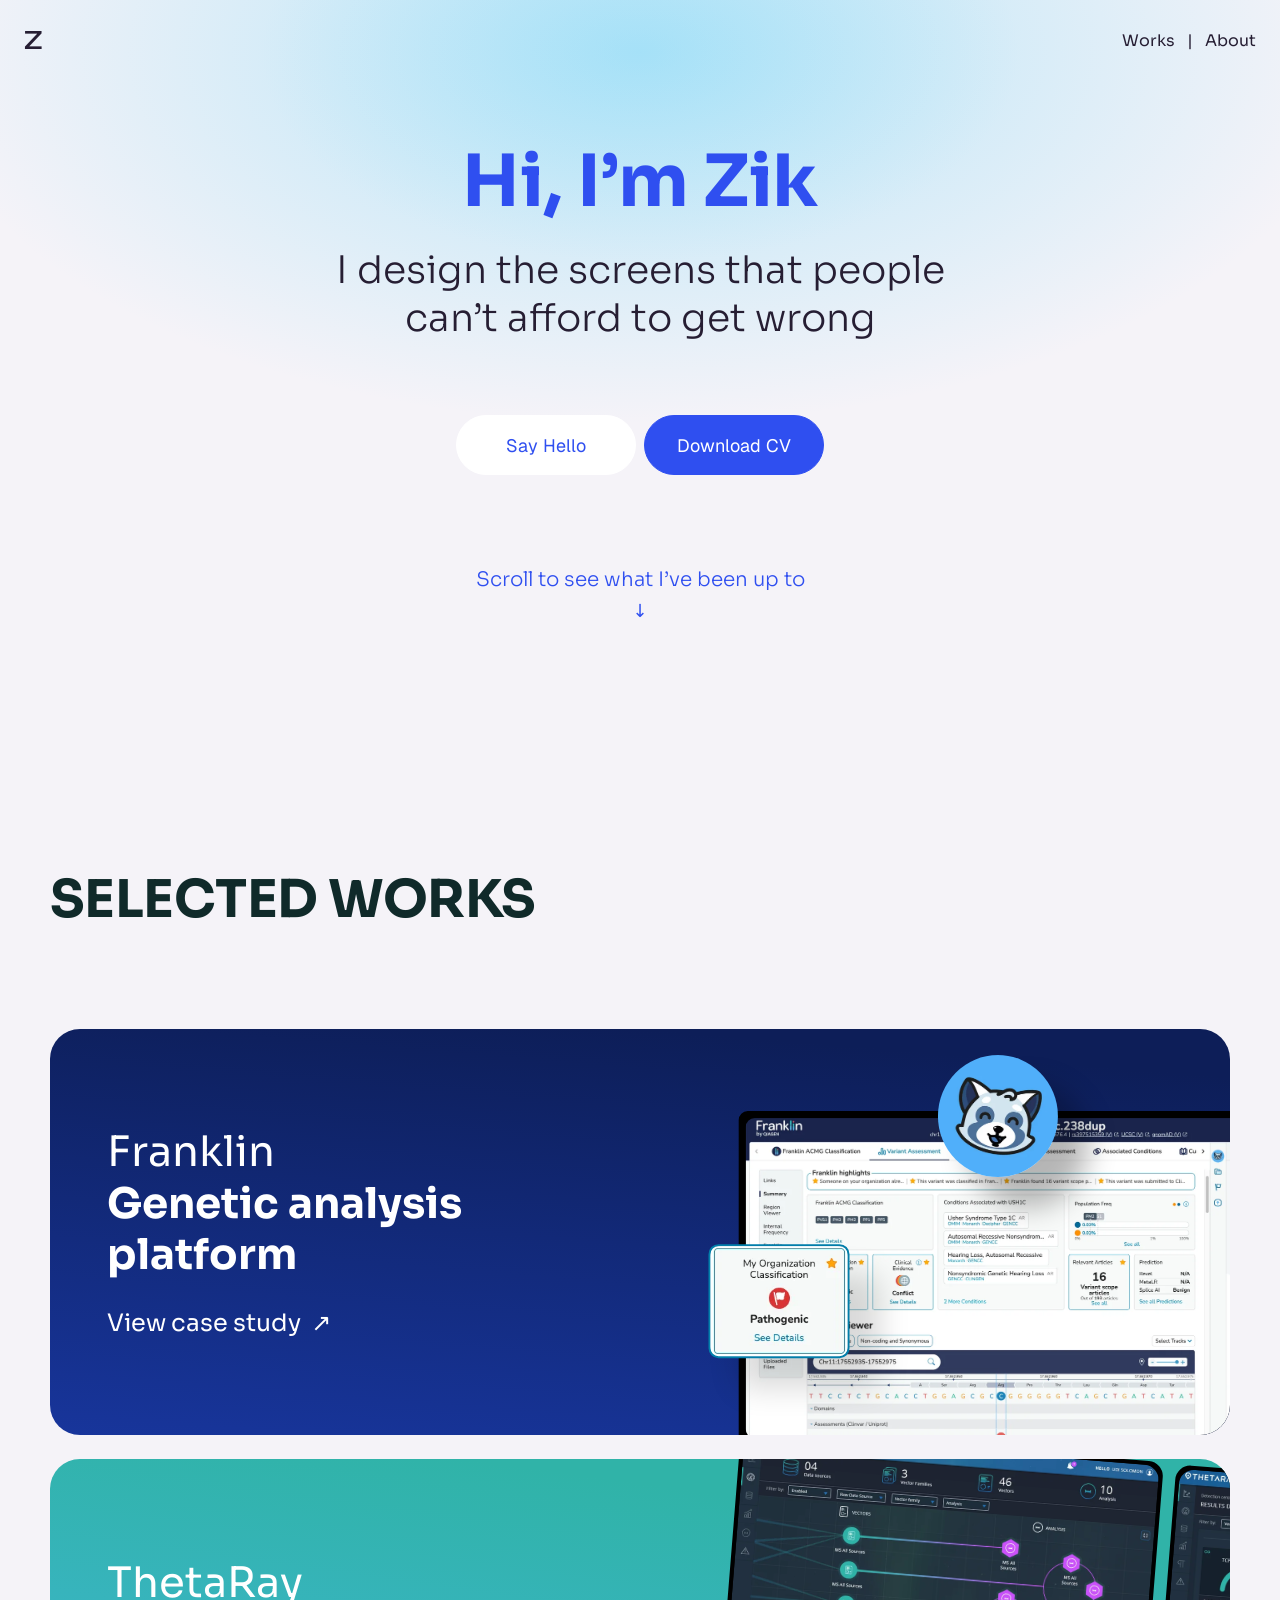
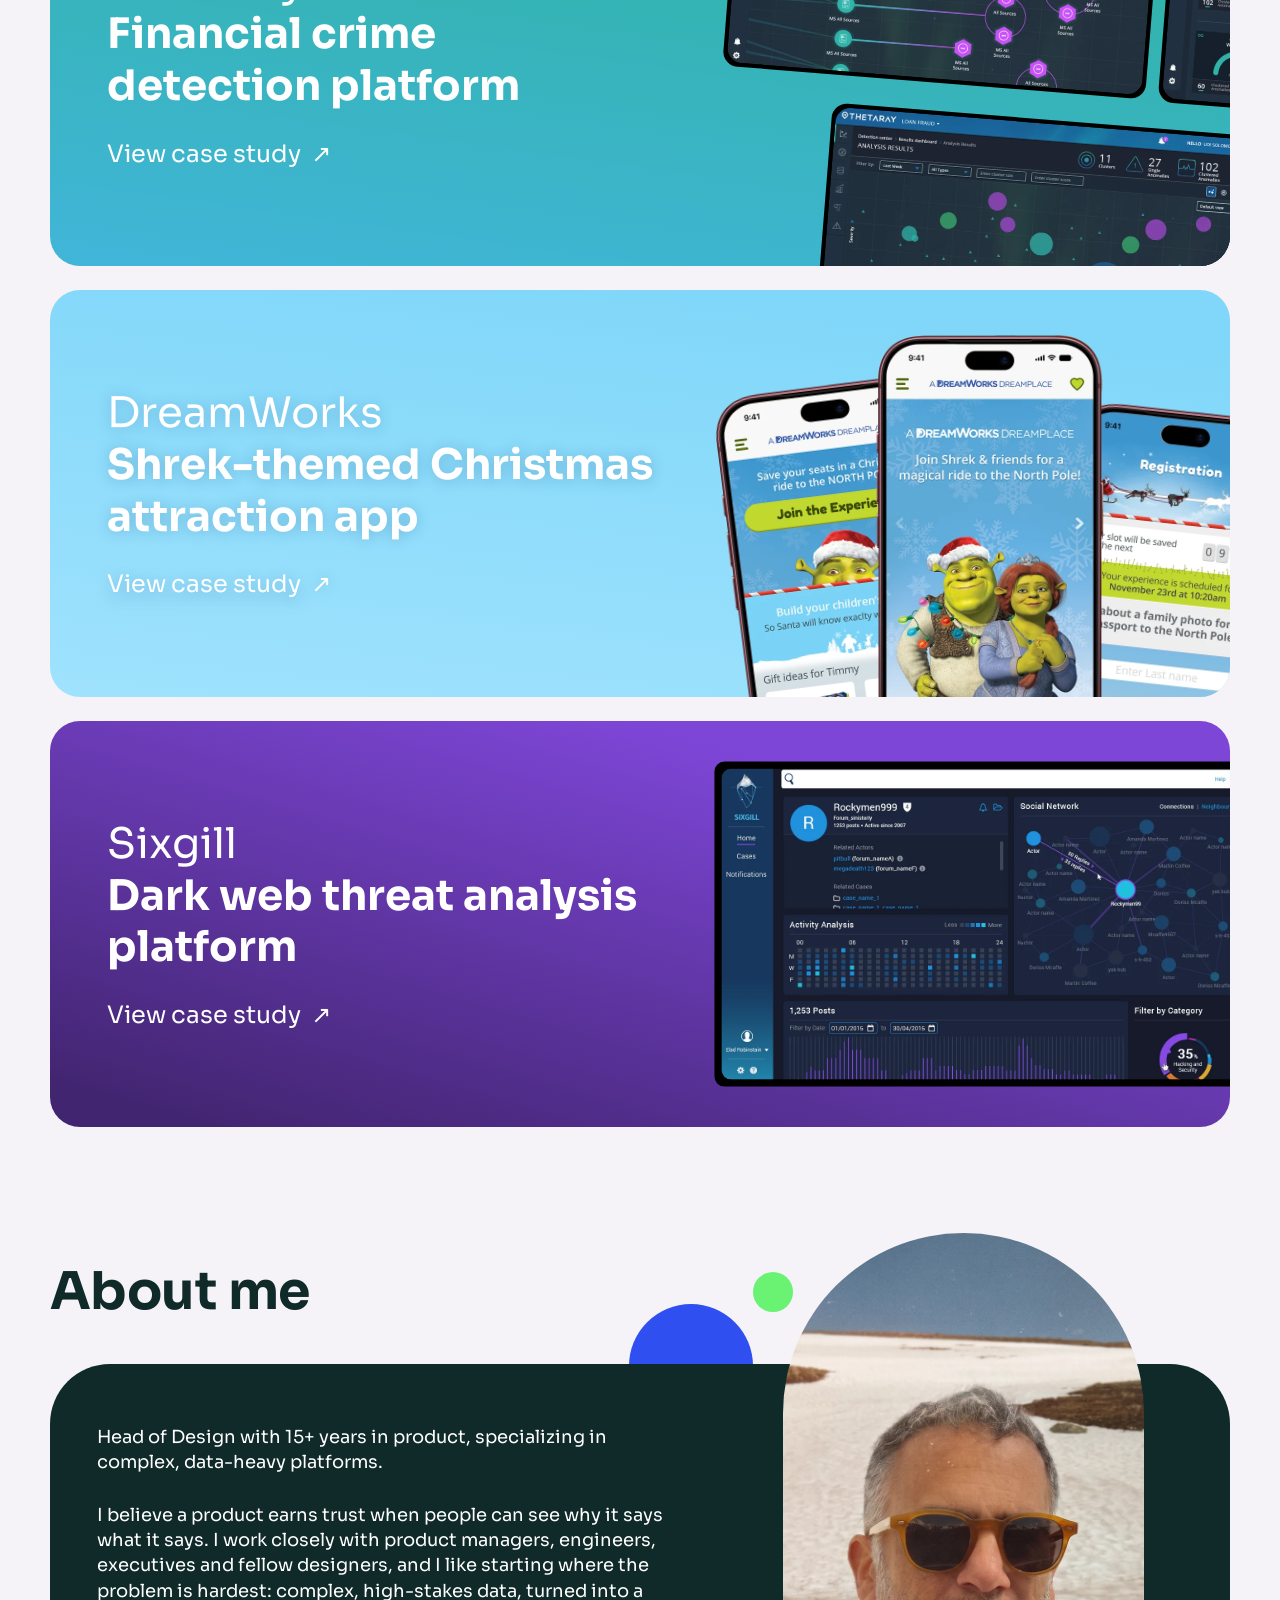
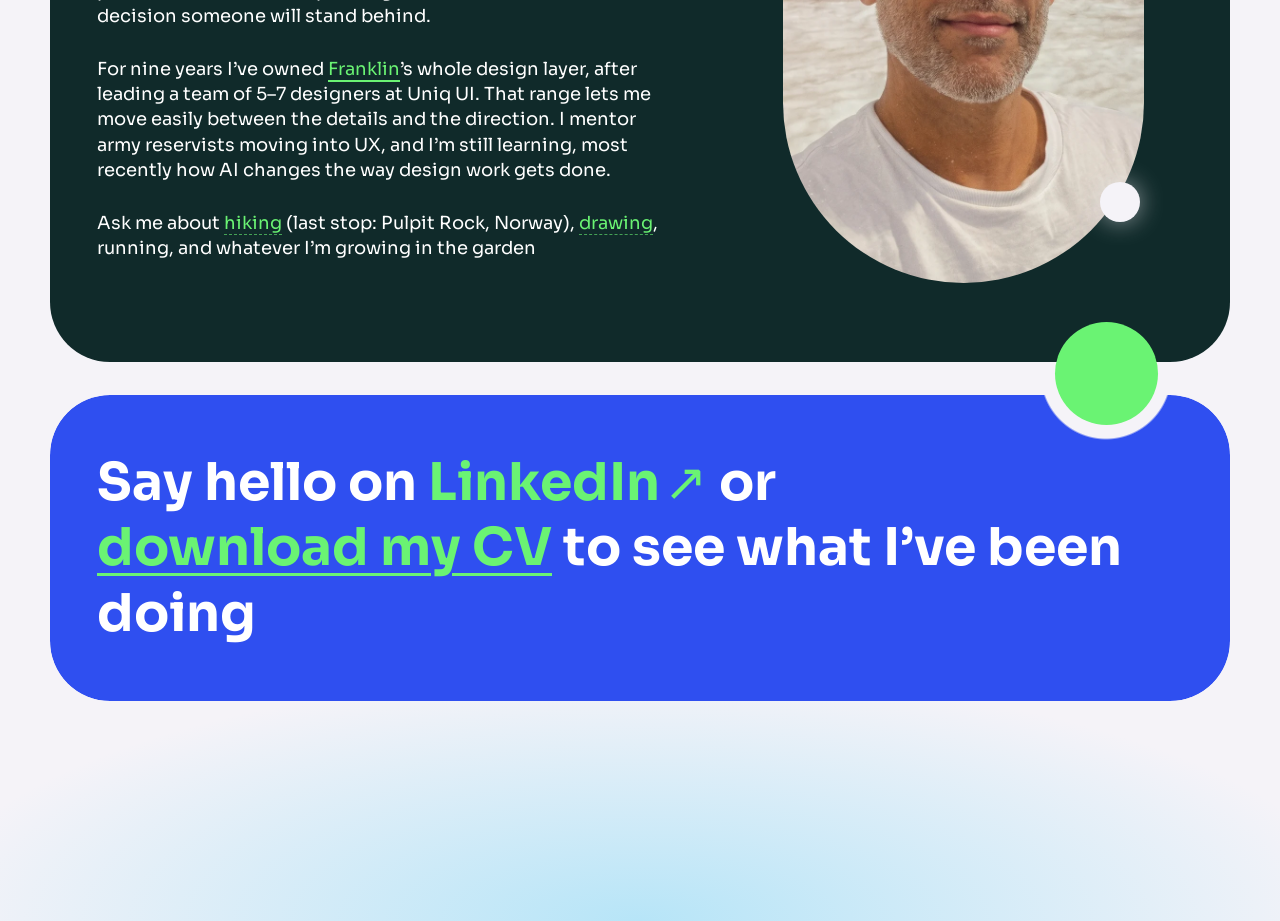
<file: index.html>
<!doctype html>
<html lang="en">
<head>
<meta charset="utf-8">
<meta name="color-scheme" content="light">
<meta name="viewport" content="width=device-width, initial-scale=1, viewport-fit=cover">
<title>Itzik Bitran · Head of Design</title>
<meta name="description" content="Itzik Bitran, Head of Design. I design the screens that people can't afford to get wrong: clinical genomics, financial crime, threat intelligence and consumer products.">
<link rel="icon" href="favicon.ico" sizes="any">
<link rel="icon" type="image/png" sizes="32x32" href="assets/icons/favicon-32.png">
<link rel="apple-touch-icon" href="assets/icons/apple-touch-icon.png">
<meta property="og:type" content="website">
<meta property="og:site_name" content="Itzik Bitran">
<meta property="og:title" content="Itzik Bitran · Head of Design">
<meta property="og:description" content="Itzik Bitran, Head of Design. I design the screens that people can't afford to get wrong: clinical genomics, financial crime, threat intelligence and consumer products.">
<meta property="og:image" content="https://itzikbitran.com/assets/share/home.jpg?v=2">
<meta property="og:image:width" content="1200">
<meta property="og:image:height" content="630">
<meta name="twitter:card" content="summary_large_image">
<link rel="stylesheet" href="https://fonts.googleapis.com/css2?family=Sora:wght@300;400;600;700&family=Geist:wght@400;500;600&family=Geist+Mono:wght@400;500&display=swap">
<link rel="stylesheet" href="https://fonts.googleapis.com/css2?family=Unbounded:wght@400&text=ZIK&display=swap">
<link rel="stylesheet" href="assets/css/site.css">
</head>
<body class="home2">
<!-- Home page v2 (Figma frame 208:376, Nov 2026). The previous home page is home-v1.html (local only) and in git history. -->
<header class="sitebar" id="sitebar">
  <nav class="topbar" aria-label="Main">
    <a class="logo" href="./" aria-label="Itzik Bitran, home">Z</a>
    <span class="nav"><a href="#works">Works</a><i aria-hidden="true">|</i><a href="#about">About</a></span>
  </nav>
</header>

<section class="nh-hero under-bar">
  <div class="nh-hero-in">
    <h1 class="nh-rise">Hi, I’m Zik</h1>
    <p class="nh-sub nh-rise">I design the screens that people can’t afford to get wrong</p>
    <div class="nh-cta-row nh-rise">
      <a class="nh-btn" href="https://www.linkedin.com/in/itzik-bitran-7bb86429/" target="_blank" rel="noopener">Say Hello</a>
      <a class="nh-btn solid" href="assets/Itzik-Bitran-CV.pdf" download>Download CV</a>
    </div>
    <a class="nh-scroll nh-rise" href="#works"><span>Scroll to see what I’ve been up to</span><i aria-hidden="true">↓</i></a>
  </div>
</section>

<section class="nh-works" id="works">
  <h2 class="nh-title">Selected works</h2>
  <div class="nh-list">

    <a class="nh-card fr" href="projects/franklin/" data-reveal>
      <div class="nh-txt"><p><span>Franklin</span><b>Genetic analysis platform</b></p><span class="nh-more"><span class="nh-u">View case study</span> <i aria-hidden="true">↗</i></span></div>
      <div class="nh-vis" aria-hidden="true"><div class="nh-stage">
        <div class="nh-shot frame7" style="--x:85.43%; --y:61.41%; --w:54.12%; --ar:702/367; --hx:-10px; --hy:-8px"><img src="assets/img/home2/fr-screen.webp" alt="" loading="lazy"></div>
        <div class="nh-shot float" style="--x:61.80%; --y:67.00%; --w:11.95%; --ar:155/125; --hx:-16px; --hy:-14px; --hr:-3deg"><img src="assets/img/home2/fr-class.webp" alt="" loading="lazy"></div>
        <div class="nh-shot pin" style="--x:80.34%; --y:21.48%; --w:10.18%; --ar:132/134; --hx:6px; --hy:-14px; --hr:8deg"><img src="assets/img/home2/fr-pin.webp" alt="" loading="lazy"></div>
      </div></div>
    </a>

    <a class="nh-card tr" href="projects/thetaray/" data-reveal>
      <div class="nh-txt"><p><span>ThetaRay</span><b>Financial crime detection platform</b></p><span class="nh-more"><span class="nh-u">View case study</span> <i aria-hidden="true">↗</i></span></div>
      <div class="nh-vis" aria-hidden="true"><div class="nh-stage">
        <div class="nh-shot frame4" style="--x:83.32%; --y:98.68%; --w:35.93%; --ar:466.064/310.14; --r:4.54deg; --hx:-6px; --hy:-16px; --hr:-1.5deg"><img src="assets/img/home2/tr-s21.webp" alt="" loading="lazy"></div>
        <div class="nh-shot frame4" style="--x:111.67%; --y:34.28%; --w:34.17%; --ar:443.162/261.485; --r:4.54deg; --hx:-10px; --hy:6px; --hr:-2deg"><img src="assets/img/home2/tr-s1.webp" alt="" loading="lazy"></div>
        <div class="nh-shot frame4" style="--x:75.67%; --y:25.76%; --w:35.92%; --ar:465.885/261.933; --r:4.59deg; --hx:-8px; --hy:-10px; --hr:-3deg"><img src="assets/img/home2/tr-config.webp" alt="" loading="lazy"></div>
      </div></div>
    </a>

    <a class="nh-card dw" href="projects/dreamworks/" data-reveal>
      <div class="nh-txt"><p><span>DreamWorks</span><b>Shrek-themed Christmas attraction app</b></p><span class="nh-more"><span class="nh-u">View case study</span> <i aria-hidden="true">↗</i></span></div>
      <div class="nh-vis" aria-hidden="true"><div class="nh-stage">
        <div class="nh-shot phone" style="--x:94.33%; --y:86.79%; --w:19.21%; --ar:249.149/513.016; --r:6.2deg; --hx:14px; --hy:-10px; --hr:4deg"><img src="assets/img/home2/dw-regi.webp" alt="" loading="lazy"></div>
        <div class="nh-shot phone" style="--x:67.90%; --y:80.38%; --w:19.21%; --ar:249.149/513.016; --r:-7.19deg; --hx:-14px; --hy:-10px; --hr:-4deg"><img src="assets/img/home2/dw-shop.webp" alt="" loading="lazy"></div>
        <div class="nh-shot phone" style="--x:79.65%; --y:68.68%; --w:19.28%; --ar:250/514; --hy:-18px"><img src="assets/img/home2/dw-hp.webp" alt="" loading="lazy"></div>
      </div></div>
    </a>

    <a class="nh-card sg" href="projects/sixgill/" data-reveal>
      <div class="nh-txt"><p><span>Sixgill</span><b>Dark web threat analysis platform</b></p><span class="nh-more"><span class="nh-u">View case study</span> <i aria-hidden="true">↗</i></span></div>
      <div class="nh-vis" aria-hidden="true"><div class="nh-stage">
        <div class="nh-shot frame7" style="--x:79.30%; --y:50.00%; --w:46.03%; --ar:597/357; --hx:-8px; --hy:-10px; --hr:-1.5deg"><img src="assets/img/home2/sg-actor.webp" alt="" loading="lazy"></div>
      </div></div>
    </a>

  </div>
</section>

<section class="nh-about" id="about">
  <div class="nh-about-in">
    <h2 class="nh-title">About me</h2>
    <div class="nh-portrait">
      <i class="nh-dot blue" aria-hidden="true"></i><i class="nh-dot green-s" aria-hidden="true"></i>
      <img data-reveal src="assets/img/home2/about.webp" alt="Itzik Bitran in sunglasses and a white T-shirt, smiling on a snowy mountain plateau" loading="lazy">
      <i class="nh-dot glow" aria-hidden="true"></i>
    </div>
    <div class="nh-about-card">
      <p>Head of Design with 15+ years in product, specializing in complex, data-heavy platforms.</p>
      <p>I believe a product earns trust when people can see why it says what it says. I work closely with product managers, engineers, executives and fellow designers, and I like starting where the problem is hardest: complex, high-stakes data, turned into a decision someone will stand behind.</p>
      <p>For nine years I’ve owned <a class="nh-link" href="https://franklin.genoox.com/clinical-db/home" target="_blank" rel="noopener">Franklin</a>’s whole design layer, after leading a team of 5–7 designers at Uniq UI. That range lets me move easily between the details and the direction. I mentor army reservists moving into UX, and I’m still learning, most recently how AI changes the way design work gets done.</p>
      <p>Ask me about <em class="peek" data-peek="assets/img/about/pulpit-rock-1.webp assets/img/about/pulpit-rock-2.webp">hiking</em> (last stop: Pulpit Rock, Norway), <em class="peek" data-peek="assets/img/about/drawing-1.webp assets/img/about/drawing-2.webp assets/img/about/drawing-3.webp">drawing</em>, running, and whatever I’m growing in the garden</p>
    </div>
    <div class="nh-final" data-reveal>
      <i class="nh-dot green-l" aria-hidden="true"></i>
      <p>Say hello on <a class="nh-link" href="https://www.linkedin.com/in/itzik-bitran-7bb86429/" target="_blank" rel="noopener">LinkedIn<i aria-hidden="true">↗</i></a> or <a class="nh-link u" href="assets/Itzik-Bitran-CV.pdf" download>download my CV</a> to see what I’ve been doing</p>
    </div>
  </div>
</section>

<script src="assets/js/site.js"></script>
</body>
</html>
</file>
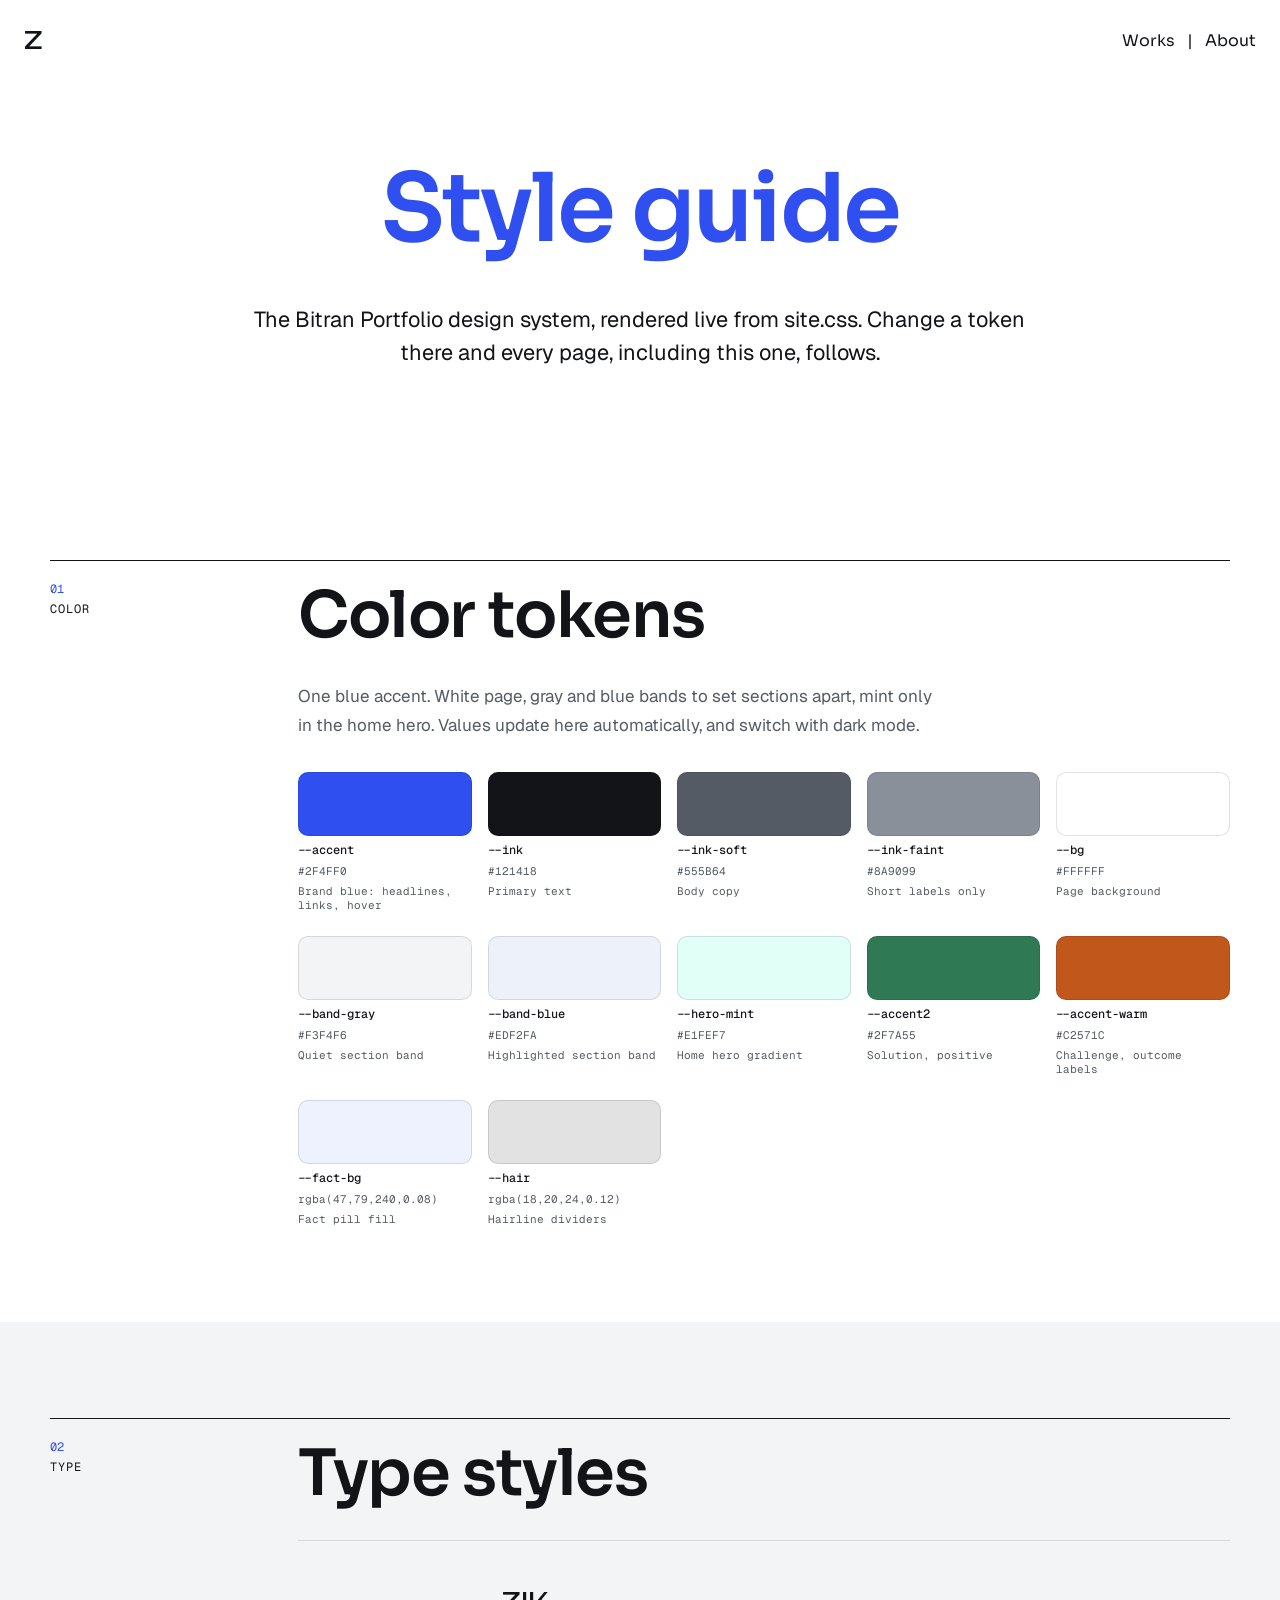
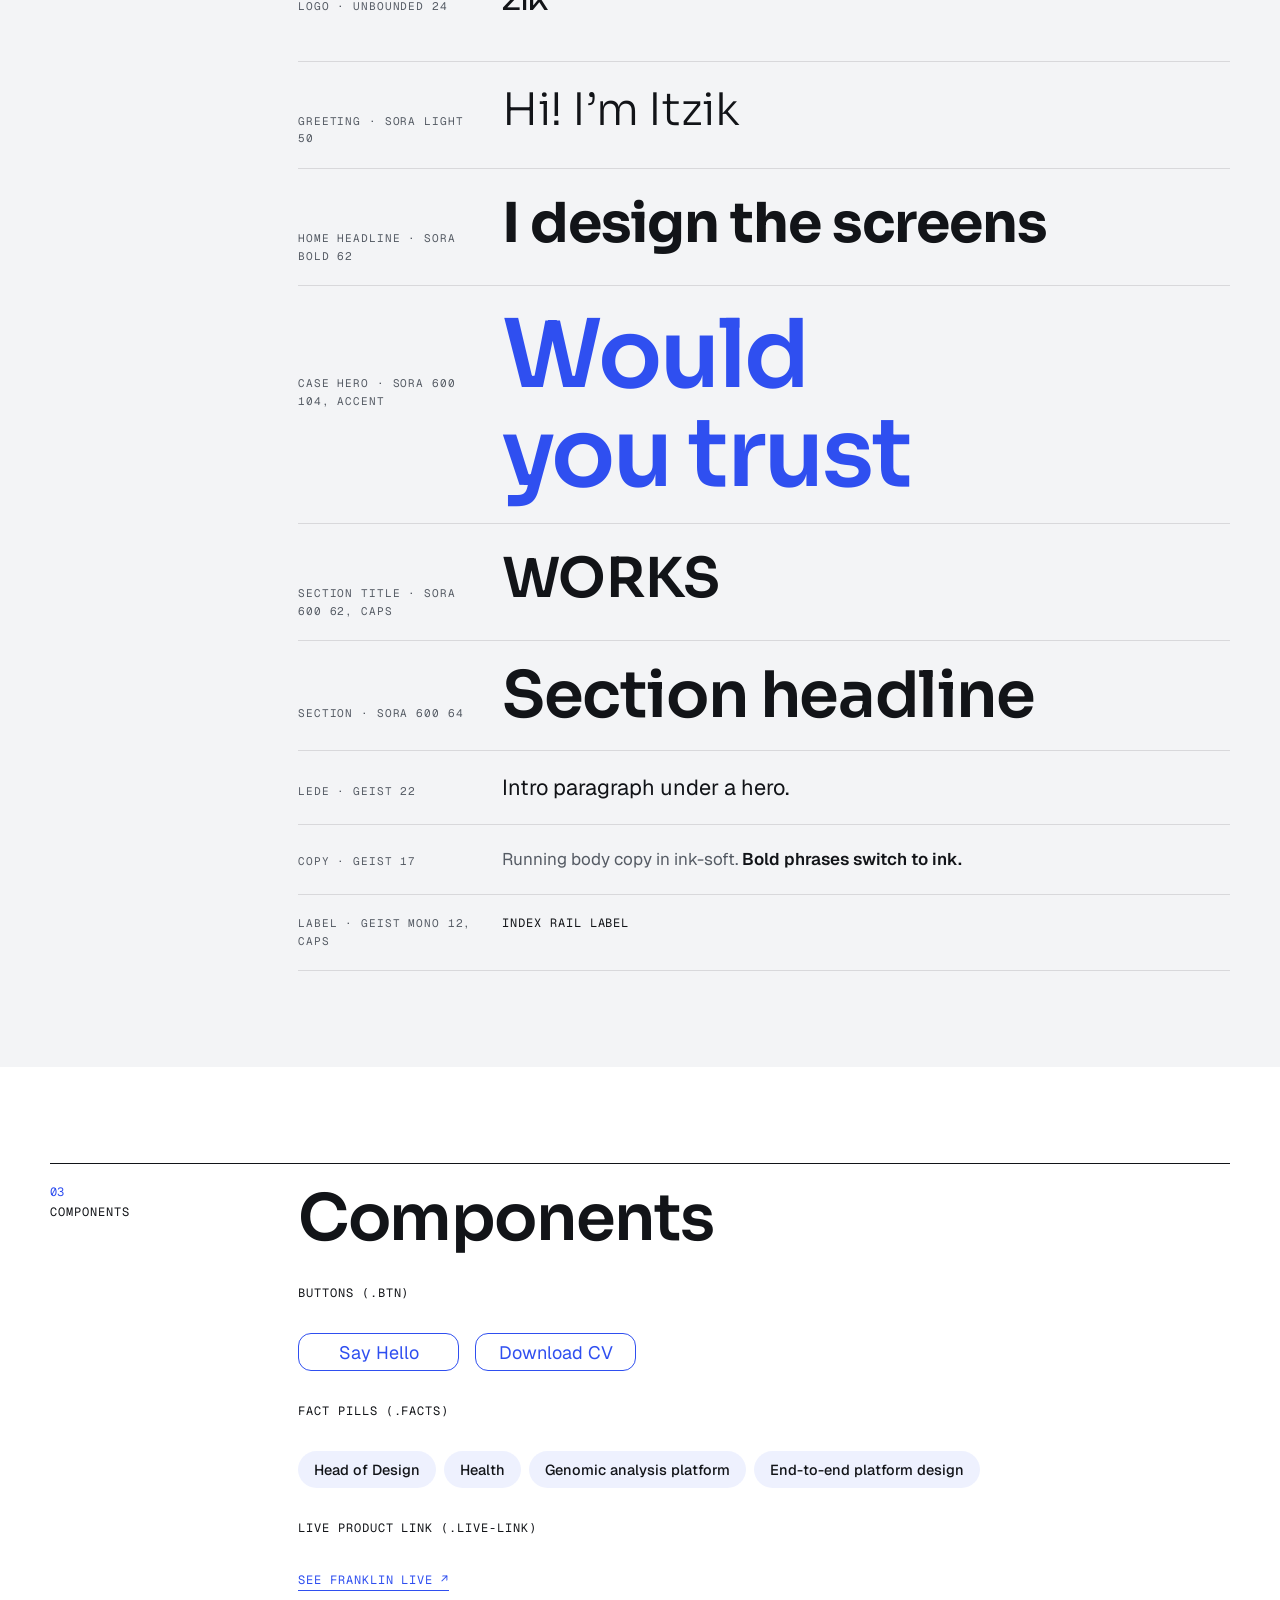
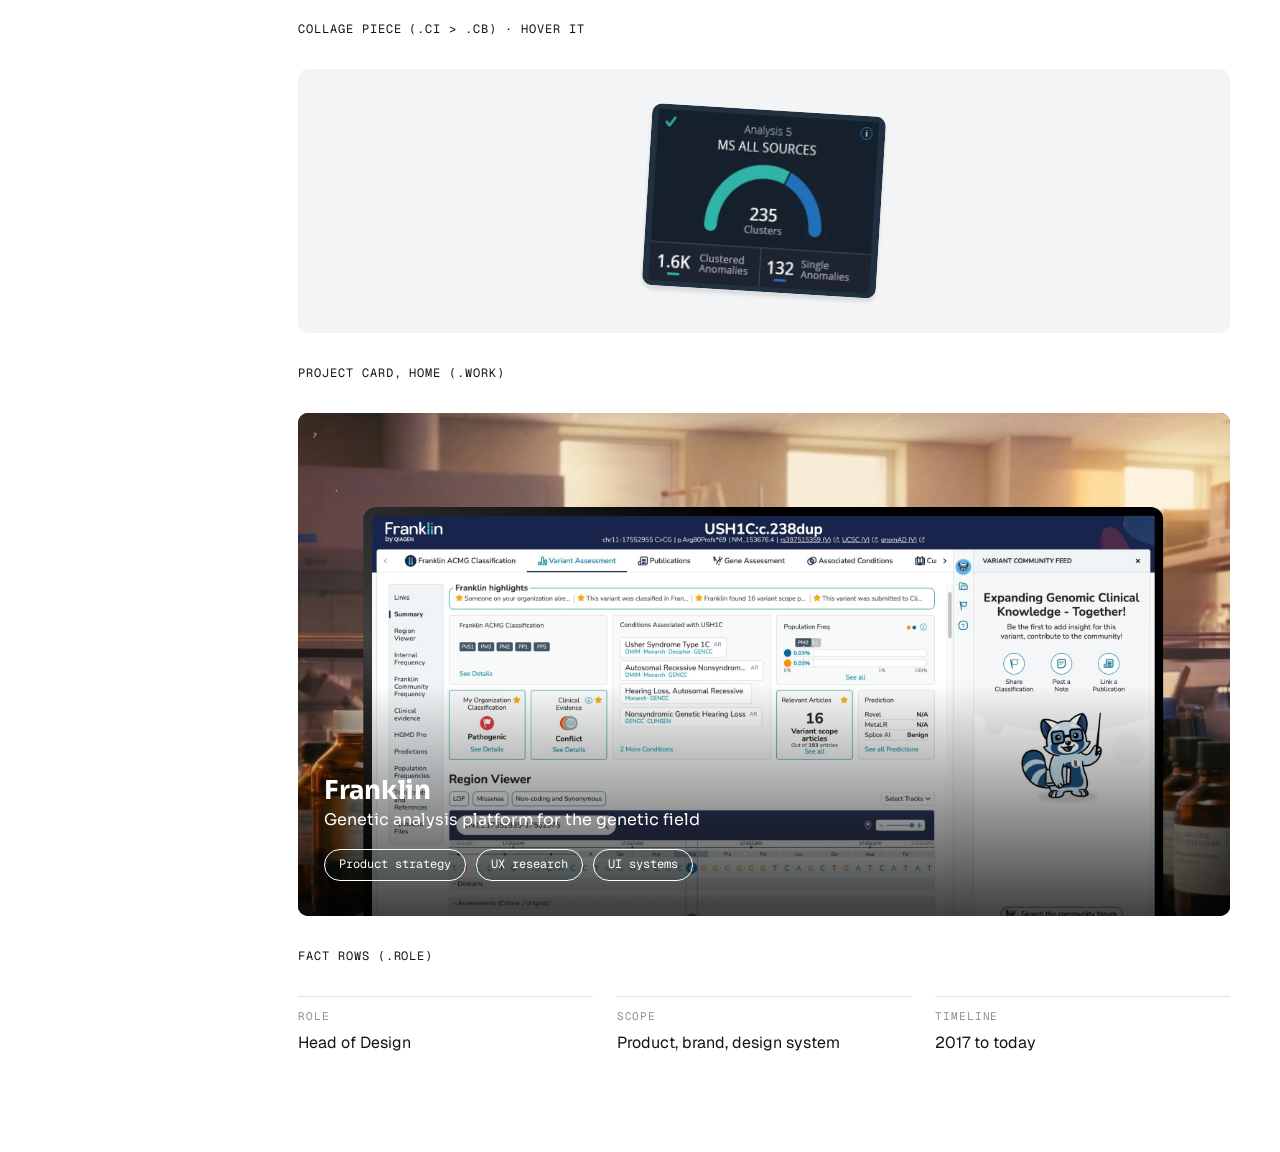
<file: styleguide/index.html>
<!doctype html>
<html lang="en">
<head>
<meta charset="utf-8">
<meta name="color-scheme" content="light">
<meta name="viewport" content="width=device-width, initial-scale=1, viewport-fit=cover">
<title>Style Guide · Itzik Bitran</title>
<meta name="robots" content="noindex">
<link rel="icon" href="../favicon.ico" sizes="any">
<link rel="icon" type="image/png" sizes="32x32" href="../assets/icons/favicon-32.png">
<link rel="apple-touch-icon" href="../assets/icons/apple-touch-icon.png">
<meta property="og:type" content="website">
<meta property="og:site_name" content="Itzik Bitran">
<meta property="og:title" content="Style Guide · Itzik Bitran">
<meta property="og:description" content="">
<meta property="og:image" content="https://itzikbitran.com/assets/share/home.jpg">
<meta property="og:image:width" content="1200">
<meta property="og:image:height" content="630">
<meta name="twitter:card" content="summary_large_image">
<link rel="stylesheet" href="https://fonts.googleapis.com/css2?family=Sora:wght@300;400;600;700&family=Geist:wght@400;500;600&family=Geist+Mono:wght@400;500&display=swap">
<link rel="stylesheet" href="https://fonts.googleapis.com/css2?family=Unbounded:wght@400&text=ZIK&display=swap">
<link rel="stylesheet" href="../assets/css/site.css">
</head>
<body>
<!-- Live style guide. Everything here is drawn from assets/css/site.css, so it always shows the current system.
     To change the system, edit the tokens at the top of site.css (or ask Claude), then reload this page. -->
<header class="sitebar" id="sitebar">
  <nav class="topbar" aria-label="Main">
    <a class="logo" href="../" aria-label="Itzik Bitran, home">Z</a>
    <span class="nav"><a href="../#works">Works</a><i aria-hidden="true">|</i><a href="../#about">About</a></span>
  </nav>
</header>

<section class="band tight">
  <header class="frame hero">
    <h1>Style guide</h1>
    <div class="hero-foot"><p class="lede">The Bitran Portfolio design system, rendered live from site.css. Change a token there and every page, including this one, follows.</p></div>
  </header>
</section>

<section class="band">
  <div class="grid">
    <aside class="idx"><span class="n">01</span><span class="l">Color</span></aside>
    <div class="body">
      <h2>Color tokens</h2>
      <p class="copy">One blue accent. White page, gray and blue bands to set sections apart, mint only in the home hero. Values update here automatically, and switch with dark mode.</p>
      <div class="sg-swatches" id="swatches"></div>
    </div>
  </div>
</section>

<section class="band gray">
  <div class="grid">
    <aside class="idx"><span class="n">02</span><span class="l">Type</span></aside>
    <div class="body">
      <h2>Type styles</h2>
      <div class="sg-type">
        <div><span class="k">Logo · Unbounded 24</span><span class="topbar"><span class="logo">ZIK</span></span></div>
        <div><span class="k">Greeting · Sora Light 50</span><p class="home-hero" style="background:none; padding:0"><span class="hi">Hi! I’m Itzik</span></p></div>
        <div><span class="k">Home headline · Sora Bold 62</span><div class="home-hero" style="background:none; padding:0"><h1 style="margin:0">I design the screens</h1></div></div>
        <div><span class="k">Case hero · Sora 600 104, accent</span><div class="hero" style="padding:0; text-align:left"><h1 style="margin:0">Would you trust</h1></div></div>
        <div><span class="k">Section title · Sora 600 62, caps</span><p class="section-title" style="text-align:left">Works</p></div>
        <div><span class="k">Section · Sora 600 64</span><h2>Section headline</h2></div>
        <div><span class="k">Lede · Geist 22</span><p class="lede">Intro paragraph under a hero.</p></div>
        <div><span class="k">Copy · Geist 17</span><p class="copy">Running body copy in ink-soft. <strong>Bold phrases switch to ink.</strong></p></div>
        <div><span class="k">Label · Geist Mono 12, caps</span><span class="mono">Index rail label</span></div>
      </div>
    </div>
  </div>
</section>

<section class="band">
  <div class="grid">
    <aside class="idx"><span class="n">03</span><span class="l">Components</span></aside>
    <div class="body">
      <h2>Components</h2>

      <p class="mono">Buttons (.btn)</p>
      <div class="sg-row"><a class="btn" href="#">Say Hello</a><a class="btn" href="#">Download CV</a></div>

      <p class="mono">Fact pills (.facts)</p>
      <ul class="facts" style="margin:0"><li><span class="k">Role</span><span class="v">Head of Design</span></li><li><span class="k">Industry</span><span class="v">Health</span></li><li><span class="k">Product</span><span class="v">Genomic analysis platform</span></li><li><span class="k">Service</span><span class="v">End-to-end platform design</span></li></ul>

      <p class="mono">Live product link (.live-link)</p>
      <div><a class="live-link" href="#">See Franklin live ↗</a></div>

      <p class="mono">Collage piece (.ci > .cb) · hover it</p>
      <div class="sg-demo"><div class="collage-one"><div class="ci" style="--x:50%; --y:50%; --w:90%; --ar:235/183; --r:3.5deg; --d:0"><div class="cb sh-soft"><img src="../assets/img/home/c-analysis.webp" alt=""></div></div></div></div>

      <p class="mono">Project card, home (.work)</p>
      <a class="work" href="../projects/franklin/"><img src="../assets/img/home/card-franklin.webp?v=4" alt=""><div class="txt"><b>Franklin</b><span class="d">Genetic analysis platform for the genetic field</span><span class="tags"><span>Product strategy</span><span>UX research</span><span>UI systems</span></span></div></a>

      <p class="mono">Fact rows (.role)</p>
      <div class="role"><div><span class="k">Role</span><p>Head of Design</p></div><div><span class="k">Scope</span><p>Product, brand, design system</p></div><div><span class="k">Timeline</span><p>2017 to today</p></div></div>
    </div>
  </div>
</section>

<script>
// Reads each token's current value from site.css, so the swatches never drift from the real system.
(function(){
  var tokens=[['--accent','Brand blue: headlines, links, hover'],['--ink','Primary text'],['--ink-soft','Body copy'],['--ink-faint','Short labels only'],['--bg','Page background'],['--band-gray','Quiet section band'],['--band-blue','Highlighted section band'],['--hero-mint','Home hero gradient'],['--accent2','Solution, positive'],['--accent-warm','Challenge, outcome labels'],['--fact-bg','Fact pill fill'],['--hair','Hairline dividers']];
  var box=document.getElementById('swatches'), cs=getComputedStyle(document.documentElement);
  tokens.forEach(function(t){
    var d=document.createElement('div'); d.className='sg-swatch'; d.style.setProperty('--v','var('+t[0]+')');
    d.innerHTML='<i></i><b>'+t[0]+'</b><span>'+cs.getPropertyValue(t[0]).trim()+'</span><span>'+t[1]+'</span>';
    box.appendChild(d);
  });
})();
</script>
<script src="../assets/js/site.js"></script>
</body>
</html>
</file>
<file: assets/css/site.css>
/* Layout: Swiss two-column grid (index rail + content) on a white page, hairline rules instead of boxes, 3px image corners, Sora headlines, Geist body, Geist Mono labels. */
  :root{
    --ink:#121418; --ink-soft:#555B64; --ink-faint:#8A9099; --bg:#FFFFFF; --tile:#FFFFFF;
    --rule:#121418; --hair:rgba(18,20,24,0.12);
    --band-gray:#F3F4F6; --band-blue:#EDF2FA;
    --accent:#2F4FF0; --accent2:#2F7A55; --accent-warm:#C2571C;
    --benign:#3E9A6A; --vus:#A3ABB5; --path:#C8602A;
    --on-accent:#FFFFFF;
    --av1-bg:#DDE4FF; --av1-fg:#2F4FF0; --av2-bg:#DCF0E3; --av2-fg:#2F7A55; --av3-bg:#FBE4D4; --av3-fg:#C2571C; --av4-bg:#ECE3FB; --av4-fg:#6B46C9;
    --bar-bg:#FFFFFF; --hero-mint:#E1FEF7; --bar-h:80px; --radius-card:10px; --about-bg:#090708; --lime:#B9FF00; --band-dark:#0E1116; --text-w:800px; --fact-bg:rgba(47,79,240,0.08); --top-green:rgba(62,154,106,0.16); --top-blue:rgba(47,79,240,0.14);
    --f-display:'Sora', system-ui, sans-serif;
    --f-body:'Geist', 'Helvetica Neue', Arial, system-ui, sans-serif;
    --f-mono:'Geist Mono', ui-monospace, 'SFMono-Regular', monospace;
    --f-logo:'Unbounded', var(--f-display);
  }
  /* The site is light only: it never switches to dark colors, even when the visitor's system is in dark mode.
     The dark values below are kept for reference and only apply if a page sets data-theme="dark" on purpose. */
  :root{color-scheme:light;}
  :root[data-theme="dark"]{
    --av1-bg:#22306B; --av1-fg:#93A6FF; --av2-bg:#1E3A2B; --av2-fg:#8FD1A8; --av3-bg:#43281A; --av3-fg:#E8A06A; --av4-bg:#33264F; --av4-fg:#B9A0F2;
    --ink:#F0F1F3; --ink-soft:#B4BAC2; --ink-faint:#7F8690; --bg:#121418; --tile:#1C1F24;
    --rule:#F0F1F3; --hair:rgba(240,241,243,0.14);
    --band-gray:#1A1D21; --band-blue:#16202C;
    --bar-bg:#121418; --hero-mint:#0F2A26; --band-dark:#0A0C10; --fact-bg:rgba(147,166,255,0.12); --accent:#93A6FF; --accent2:#8FD1A8; --accent-warm:#E8A06A;
    --benign:#8FD1A8; --vus:#7E8792; --path:#E8A06A; --on-accent:#121418;
    color-scheme:dark;
  }
  *{box-sizing:border-box;}
  [hidden]{display:none!important;}
  html{-webkit-text-size-adjust:100%; scroll-padding-top:var(--bar-h);}
  @media (prefers-reduced-motion: no-preference){ html{scroll-behavior:smooth;} }
  @media (max-width:640px){ :root{--bar-h:64px;} }
  h1,h2,h3,h4,.big,.n,b{font-kerning:normal; font-feature-settings:'kern' 1, 'liga' 1;}
  body{margin:0; text-rendering:optimizeLegibility; font-kerning:normal; font-optical-sizing:auto; background:var(--bg); color:var(--ink); font-family:var(--f-body); font-size:16px; -webkit-font-smoothing:antialiased;}
  h1,h2,h3,h4{font-family:var(--f-display); color:var(--ink); margin:0; text-wrap:balance;}
  p{margin:0;}
  a{color:var(--accent);}
  a:focus-visible, button:focus-visible{outline:2px solid var(--accent); outline-offset:3px;}
  .mono{font-family:var(--f-mono); font-size:12px; letter-spacing:0.08em; text-transform:uppercase;}
  img{display:block; max-width:100%; height:auto;}

  /* frame */
  .band{padding-inline:24px; padding-block:96px;}
  .band.gray{background:var(--band-gray);}
  .band.blue{background:var(--band-blue);}
  .band.tight{padding-block:40px;}
  .frame{max-width:1180px; margin:0 auto;}
  .grid{max-width:1180px; margin:0 auto; display:grid; grid-template-columns:200px minmax(0,1fr); gap:0 48px; border-top:1.5px solid var(--rule); padding-top:20px;}
  .idx{display:grid; align-content:start; gap:4px; position:sticky; top:88px; align-self:start;}
  .idx .n{font-family:var(--f-mono); font-size:12px; color:var(--accent);}
  .idx .l{font-family:var(--f-mono); font-size:12px; letter-spacing:0.08em; text-transform:uppercase; color:var(--ink);}
  .body{min-width:0; display:grid; gap:32px; align-content:start;}
  h2{font-size:clamp(34px,5vw,64px); line-height:1.08; letter-spacing:-0.022em; font-weight:600; max-width:17ch; hyphens:none;}
  .lede{font-size:clamp(19px,1.7vw,22px); line-height:1.5; color:var(--ink); max-width:34em; letter-spacing:0;}
  .copy{font-size:17px; line-height:1.7; color:var(--ink-soft); max-width:38em;}
  .copy strong{color:var(--ink); font-weight:600;}
  .cols2{display:grid; grid-template-columns:repeat(2,minmax(0,1fr)); gap:32px 48px;}

  /* top + hero */
  /* site bar: ZIK wordmark left, Works | About right. Transparent at the top, solid page color once scrolled. */
  .sitebar{position:sticky; top:0; z-index:50; padding-inline:24px; padding-top:env(safe-area-inset-top,0px); background:transparent; transition:background .2s ease, box-shadow .2s ease;}
  .sitebar.scrolled{background:var(--bar-bg);}
  .topbar{display:flex; justify-content:space-between; align-items:center; gap:12px; height:var(--bar-h); font-family:var(--f-display); font-size:16px;}
  .topbar a{color:var(--ink); text-decoration:none; transition:color .2s ease;}
  .topbar a:hover{color:var(--accent);}
  .topbar .logo{font-family:var(--f-logo); font-size:24px; line-height:1; letter-spacing:0;}
  .topbar .nav{display:flex; align-items:center; gap:12px;}
  .topbar .nav i{font-style:normal; color:var(--ink);}
  .under-bar, .band.under-bar{margin-top:calc(-1 * var(--bar-h)); padding-top:var(--bar-h);}
  .band.flush-b{padding-bottom:0;}
  @media (max-width:640px){ .sitebar{padding-inline:16px;} .topbar a{padding-block:10px; margin-block:-10px;} .topbar .logo{padding-inline:8px; margin-inline:-8px;} .foot-contact a{padding-block:10px;} }
  .hero{padding-block:40px 56px;}
  .hero h1{color:var(--accent); font-size:clamp(40px,7.4vw,104px); line-height:1.04; letter-spacing:-0.028em; font-weight:600; max-width:13ch;}
  .facts{list-style:none; margin:28px 0 0; padding:0; display:flex; flex-wrap:wrap; gap:8px;}
  .facts li{display:inline-flex; align-items:baseline; gap:0; padding:9px 16px; border-radius:100px; background:var(--fact-bg); backdrop-filter:blur(6px);}
  .facts .k{position:absolute; width:1px; height:1px; overflow:hidden; clip:rect(0 0 0 0); white-space:nowrap;}
  .facts .v{font-size:14.5px; font-weight:500; color:var(--ink);}
  .hero-foot{display:grid; grid-template-columns:minmax(0,1fr); gap:32px; margin-top:44px;}
  .hero-foot .lede{max-width:36em;}
  .meta{display:grid; grid-template-columns:repeat(4,minmax(0,1fr)); gap:16px 24px; max-width:900px;}
  .meta div{border-top:1px solid var(--hair); padding-top:10px; display:grid; gap:4px; align-content:start;}
  .meta .k{font-family:var(--f-mono); font-size:11px; letter-spacing:0.08em; text-transform:uppercase; color:var(--ink-faint);}
  .meta .v{font-family:var(--f-display); font-size:20px; font-weight:600; letter-spacing:-0.012em;}
  .acmg{height:4px; background:linear-gradient(90deg, var(--benign), var(--vus) 50%, var(--path)); margin-top:40px;}
  .acmg-scale{display:flex; justify-content:space-between; margin-top:8px; font-family:var(--f-mono); font-size:11px; letter-spacing:0.08em; text-transform:uppercase; color:var(--ink-faint);}

  .hero h1, .hero .facts, .hero .lede{will-change:opacity, transform, filter;}
  /* centered hero */
  .hero{text-align:center;}
  .hero h1{margin-inline:auto;}
  .hero .facts{justify-content:center;}
  .hero .hero-foot{justify-items:center;}
  .hero .lede{margin-inline:auto;}
  /* hero photo */
    .top-glow{background:radial-gradient(70% 120% at 0% 0%, var(--top-green), transparent 70%), radial-gradient(70% 120% at 100% 0%, var(--top-blue), transparent 70%), var(--bg);}
  .top-glow{position:relative; isolation:isolate;}
  .top-glow > *:not(.waves){position:relative; z-index:1;}
  .waves{position:absolute; inset:0; width:100%; height:100%; z-index:0; pointer-events:none; opacity:0; transition:opacity 1.2s ease;}
  .waves.on{opacity:1;}
  .hero-photo{padding-inline:24px; max-width:1228px; margin:0 auto;}
  .hero-photo img{width:100%; height:auto; border-radius:0;}
  .hero-photo .shot{cursor:default;}
  /* white space under the hero image, and a shorter band top for the section right after it */
  .hero-photo{padding-bottom:72px;}
  .hero-photo + .band{padding-top:48px;}
  @media (max-width:640px){ .hero-photo{padding-bottom:40px;} .hero-photo + .band{padding-top:32px;} }
  /* full-bleed hero: the image runs to the window edges, centered on its main object; the window crops the sides, no white gap */
  .hero-photo.bleed{max-width:none; padding-inline:0; overflow:hidden;}
  .hero-photo.bleed img{width:min(126vw, 1818px); max-width:none; margin-left:50%; transform:translateX(-50%);}
  /* .xl: a wider frame (5440 instead of 3349) with the side screens complete. Same tablet size, so the image is 1.624x wider (up to 2953px); on wider screens it ends where the side tablets end, so there is no cut edge. */
  .hero-photo.bleed.xl img{width:min(204.7vw, 2953px);}
  .hero-photo.bleed.xl.n5400 img{width:min(203.2vw, 2930px);} /* a 5400-wide frame (Dreamplace) */
  @media (max-width:640px){ .hero-photo.bleed{padding-inline:0;} .hero-photo.bleed img, .hero-photo.bleed.xl img, .hero-photo.bleed.xl.n5400 img{width:100%; margin-left:0; transform:none;} }
  /* viewer */
  .seg{display:flex; gap:24px; margin-bottom:16px; border-bottom:1px solid var(--hair);}
  .seg button{font:500 12px var(--f-mono); letter-spacing:0.08em; text-transform:uppercase; border:0; background:none; color:var(--ink-faint); padding:0 0 12px; cursor:pointer; border-bottom:2px solid transparent; margin-bottom:-1px;}
  .seg button[aria-pressed="true"]{color:var(--ink); border-bottom-color:var(--accent);}
  .shot{cursor:zoom-in;}
  .mat{background:none; padding:0;}
  .mat img, .shot img{border-radius:3px;}

  /* shift list */
  .shift{display:grid; border-top:1px solid var(--hair);}
  .shift div{display:grid; grid-template-columns:minmax(0,1fr) 40px minmax(0,1.4fr); align-items:baseline; gap:16px; padding-block:18px; border-bottom:1px solid var(--hair);}
  .shift .from{font-family:var(--f-mono); font-size:13px; color:var(--ink-faint); text-decoration:line-through; text-decoration-color:var(--hair);}
  .shift .ar{font-family:var(--f-mono); color:var(--accent2);}
  .shift .to{font-family:var(--f-display); font-size:clamp(20px,2.4vw,30px); font-weight:600; letter-spacing:-0.018em; line-height:1.1;}

  /* summary definition grid */
  .defs{display:grid; grid-template-columns:repeat(4,minmax(0,1fr)); gap:0 24px;}
  .defs div{border-top:1px solid var(--rule); padding-top:12px; display:grid; gap:10px; align-content:start;}
  .defs .k{font-family:var(--f-mono); font-size:11px; letter-spacing:0.08em; text-transform:uppercase; color:var(--accent);}
  .defs p{font-size:15px; line-height:1.6; color:var(--ink-soft);}
  .more{display:grid; gap:14px;}
  .toggle{justify-self:start; font:500 12px var(--f-mono); letter-spacing:0.08em; text-transform:uppercase; background:none; border:0; border-bottom:1px solid currentColor; color:var(--accent); cursor:pointer; padding:0 0 2px;}

  /* role */
  .role{display:grid; grid-template-columns:repeat(3,minmax(0,1fr)); gap:0 24px;}
  .role div{border-top:1px solid var(--hair); padding-top:12px; display:grid; gap:8px; align-content:start;}
  .role .k{font-family:var(--f-mono); font-size:11px; letter-spacing:0.08em; text-transform:uppercase; color:var(--ink-faint);}
  .role p{font-size:16px; line-height:1.55;}
  .quote{font-family:var(--f-display); font-weight:300; font-size:clamp(24px,2.8vw,36px); line-height:1.25; letter-spacing:-0.018em; max-width:24em; color:var(--accent);}
  .quote::before{content:'“'; color:var(--accent);}
  .quote::after{content:'”'; color:var(--accent);}

  /* era */
  .era{display:grid; grid-template-columns:minmax(0,1fr) minmax(0,1fr); gap:0 48px;}
  .era div{border-top:1px solid var(--hair); padding-top:14px; display:grid; gap:6px; align-content:start;}
  .era .k{font-family:var(--f-mono); font-size:11px; letter-spacing:0.08em; text-transform:uppercase; color:var(--ink-faint);}
  .era h3{font-size:clamp(28px,3.4vw,44px); font-weight:300; letter-spacing:-0.022em;}
  .era .now h3{font-weight:600; color:var(--accent);}
  .era p{font-size:15.5px; line-height:1.55; color:var(--ink-soft); max-width:26em;}

  /* users */
  .users{display:grid; grid-template-columns:repeat(4,minmax(0,1fr)); gap:0 24px;}
  .users .user{ display:grid; gap:12px; align-content:start;}
  .av{position:relative; width:100%; margin-bottom:6px; border-radius:8px; overflow:hidden;}
  .av > img{transition:transform .8s cubic-bezier(.2,.7,.2,1);}
  .av::after{content:''; position:absolute; left:0; bottom:0; height:3px; width:100%; background:var(--accent); transform:scaleX(0); transform-origin:left; transition:transform .5s cubic-bezier(.2,.7,.2,1);}
  .users .user h3{transition:color .3s ease, text-shadow .3s ease;}
  @media (hover:hover) and (pointer:fine){
    .users .user:hover .av > img{transform:scale(1.06);}
    .users .user:hover .av::after{transform:scaleX(1);}
    .users .user:hover h3{color:var(--accent); text-shadow:1px 0 rgba(255,42,109,.55), -1px 0 rgba(5,217,232,.55);}
  }
  @media (prefers-reduced-motion: reduce){ .av > img, .av::after{transition:none;} .users .user:hover .av > img{transform:none;} }
  .av > img{width:100%; height:auto; aspect-ratio:2/3; display:block; border-radius:8px; object-fit:cover; background:var(--av-bg);}
  .av-badge{position:absolute; right:10px; bottom:10px; width:34px; height:34px; border-radius:50%; background:var(--tile); display:flex; align-items:center; justify-content:center; box-shadow:0 2px 8px rgba(18,20,24,0.18);}
  .av-badge svg{width:18px; height:18px; fill:none; stroke:var(--av-fg); stroke-width:1.7; stroke-linecap:round; stroke-linejoin:round;}
  .users h3{font-size:19px; font-weight:600; letter-spacing:-0.012em; line-height:1.2;}
  .needs{list-style:none; margin:0; padding:0; display:flex; flex-wrap:wrap; gap:6px;}
  .needs li{font-size:12.5px; font-weight:500; line-height:1; padding:7px 11px; border-radius:100px; background:var(--tile); color:var(--av-fg-text, var(--ink));}
  .users p{font-size:14.5px; line-height:1.55; color:var(--ink-soft);}

  /* challenge / solution */
  .cs{display:grid; grid-template-columns:repeat(2,minmax(0,1fr)); gap:0 48px;}
  .cs div{display:grid; gap:12px; align-content:start; border-top:4px solid var(--accent-warm); padding-top:16px;}
  .cs .so{border-top-color:var(--accent2);}
  .cs .k{font-family:var(--f-mono); font-size:11px; letter-spacing:0.08em; text-transform:uppercase; color:var(--accent-warm);}
  .cs .so .k{color:var(--accent2);}
  .cs h3{font-size:clamp(22px,2.4vw,30px); font-weight:600; letter-spacing:-0.018em; line-height:1.12;}
  .cs p{font-size:16px; line-height:1.65; color:var(--ink-soft);}

  .cmp{--pos:50%; position:relative; aspect-ratio:1500/748; background:#FFFFFF; border-radius:3px; overflow:hidden; user-select:none; touch-action:pan-y; box-shadow:0 0 0 1px var(--hair), 0 8px 28px rgba(18,20,24,0.06);} /* light frame: the white Before image would otherwise merge with the page */
  .cmp-layer{position:absolute; inset:0;}
  .cmp-layer img{width:100%; height:100%; object-fit:contain; pointer-events:none; display:block;}
  .cmp-after img{object-fit:cover;}
  .cmp-before{padding:2% 0;}
  .cmp-before{background:#FFFFFF; clip-path:inset(0 calc(100% - var(--pos)) 0 0);}
  .cmp-after{background:#FFFFFF;}
  .cmp-handle{position:absolute; top:0; bottom:0; left:var(--pos); width:2px; margin-left:-1px; background:var(--accent); pointer-events:none;}
  .cmp-handle span{position:absolute; top:50%; left:50%; width:44px; height:44px; margin:-22px 0 0 -22px; border-radius:50%; background:var(--accent); box-shadow:0 2px 10px rgba(18,20,24,0.18);}
  .cmp-handle span::before, .cmp-handle span::after{content:''; position:absolute; top:50%; width:0; height:0; margin-top:-5px; border:5px solid transparent;}
  .cmp-handle span::before{left:9px; border-right-color:#FFFFFF;}
  .cmp-handle span::after{right:9px; border-left-color:#FFFFFF;}
  .cmp-tag{position:absolute; bottom:14px; font-family:var(--f-mono); font-size:11px; letter-spacing:0.08em; text-transform:uppercase; padding:6px 10px; border-radius:100px; background:rgba(255,255,255,0.9); color:#555B64; pointer-events:none;}
  .cmp-tag-l{left:14px;} .cmp-tag-r{right:14px; color:#2F4FF0;}
  .cmp-range{position:absolute; inset:0; width:100%; height:100%; margin:0; opacity:0; cursor:ew-resize; -webkit-appearance:none; appearance:none;}
  .cmp-range:focus-visible + *{outline:none;}
  .cmp:focus-within .cmp-handle span{outline:2px solid var(--accent); outline-offset:3px;}
  .role-split{display:grid; grid-template-columns:minmax(0,1fr) minmax(0,2fr); gap:0 56px; align-items:start; margin-top:8px;}
  .role-split .role{grid-template-columns:minmax(0,1fr); gap:0; position:sticky; top:96px;}
  .role-split .role div{border-top:1px solid var(--hair); padding-block:14px 18px;}
  .role-split .role div:last-child{border-bottom:1px solid var(--hair);}
  .role-split .role p{font-size:15.5px; line-height:1.55; color:var(--ink);}
  .role-split .defs{grid-template-columns:repeat(2,minmax(0,1fr)); gap:32px 40px;}
  .role-split .defs div{gap:10px;}
  .role-split .defs p{font-size:16px; line-height:1.65;}
  @media (max-width:900px){ .role-split{grid-template-columns:minmax(0,1fr); gap:32px;} .role-split .role{position:static;} }
  @media (max-width:640px){ .role-split .defs{grid-template-columns:minmax(0,1fr); gap:24px;} }
  /* tensions */
  .tensions{display:grid;}
  .tension{display:grid; grid-template-columns:140px minmax(0,1fr); gap:24px; padding-block:28px; border-top:1px solid var(--hair);}
  .tension .n{font-family:var(--f-display); font-weight:300; font-size:clamp(56px,7vw,96px); line-height:0.95; letter-spacing:-0.03em; color:var(--accent);}
  .tension h3{font-size:clamp(22px,2.4vw,30px); font-weight:600; letter-spacing:-0.018em; margin-bottom:6px;}
  .tension .pull{font-family:var(--f-body); font-weight:500; font-size:16px; color:var(--accent2); margin-bottom:10px;}
  .tension p{font-size:16px; line-height:1.65; color:var(--ink-soft); max-width:36em;}

  /* flow */
  .flow-wrap{overflow-x:auto; background:var(--tile); padding:24px;}
  .flow{min-width:760px; width:100%; height:auto; display:block;}
  .flow .box{fill:var(--band-gray); stroke:var(--hair); stroke-width:1.2;}
  .flow .box.algo{fill:var(--band-blue); stroke:var(--accent);}
  .flow .box.human{fill:var(--band-gray); stroke:var(--accent2);}
  .flow .box.out{fill:var(--bg); stroke:var(--accent-warm);}
  .flow text{font-family:var(--f-body); font-size:13px; fill:var(--ink);}
  .flow .small{font-family:var(--f-mono); font-size:10.5px; fill:var(--ink-soft); letter-spacing:0.06em;}
  .flow .edge{stroke:var(--ink-soft); stroke-width:1.3; fill:none;}
  .flow .edge.dash{stroke-dasharray:4 4;}
  .flow .arrowhead{fill:var(--ink-soft);}
  .legend{display:flex; flex-wrap:wrap; gap:18px; font-family:var(--f-mono); font-size:11px; letter-spacing:0.08em; text-transform:uppercase; color:var(--ink-soft);}
  .legend span{display:inline-flex; align-items:center; gap:8px;}
  .legend i{width:14px; height:3px; display:inline-block;}

  /* interface */
  .chapter{display:grid; grid-template-columns:200px minmax(0,1fr); gap:0 48px; align-items:end; margin-bottom:28px;}
  .chapter .n{font-family:var(--f-mono); font-size:12px; letter-spacing:0.08em; text-transform:uppercase; color:var(--accent);}
  .chapter h3{font-size:clamp(30px,4vw,52px); font-weight:600; letter-spacing:-0.022em; line-height:1;}
  .chapter-text{display:grid; grid-template-columns:200px minmax(0,1fr); gap:0 48px; margin-bottom:40px;}
  .chapter-text .copy{grid-column:2;}
  .stack{display:grid; gap:16px;}
  .pair{display:grid; grid-template-columns:repeat(2,minmax(0,1fr)); gap:16px;}
  .chapter-gap{height:96px;}

  /* mascot */
  .m-intro{display:grid; grid-template-columns:minmax(0,5fr) minmax(0,7fr); gap:48px; align-items:center;}
  .m-intro img{max-width:380px; width:100%; justify-self:center;}
  .tiles{display:grid; gap:12px;}
  .tiles.t3{grid-template-columns:repeat(3,minmax(0,1fr));}
  .tiles.t5{grid-template-columns:repeat(5,minmax(0,1fr));}
  .tile{border-radius:3px; background:#FFFFFF; aspect-ratio:1/1; display:flex; align-items:center; justify-content:center; padding:12%;}
  .tile img{max-height:100%; width:auto; object-fit:contain;}
  .tile img.tiny{max-height:50%;}
  .sub{display:flex; flex-wrap:wrap; align-items:baseline; gap:8px 16px; margin-bottom:16px;}
  .sub h4{font-size:22px; font-weight:600; letter-spacing:-0.015em;}
  .feed-row{display:grid; grid-template-columns:minmax(0,4fr) minmax(0,6fr); gap:48px; align-items:center;}

  /* outcomes */
  .outs{display:grid; grid-template-columns:repeat(2,minmax(0,1fr)); gap:0 48px;}
  .out{border-top:1px solid var(--rule); padding-block:16px 36px; display:grid; gap:10px; align-content:start;}
  .out .k{font-family:var(--f-mono); font-size:11px; letter-spacing:0.08em; text-transform:uppercase; color:var(--accent-warm);}
  .out .big{font-family:var(--f-display); font-size:clamp(44px,6vw,84px); font-weight:600; letter-spacing:-0.025em; line-height:1.02; font-variant-numeric:tabular-nums;}
  .out p{font-size:15.5px; line-height:1.6; color:var(--ink-soft); max-width:30em;}

  /* related work */
  .rel-head{display:flex; justify-content:space-between; align-items:end; gap:16px; margin-bottom:32px;}
  .rel-head h2{max-width:none;}
  .next{display:grid; grid-template-columns:repeat(3,minmax(0,1fr)); gap:16px;}
  .card{position:relative; display:block; aspect-ratio:4/5; overflow:hidden; border-radius:3px; color:#FFFFFF; text-decoration:none; background:#121418;}
  .card img{position:absolute; inset:0; width:100%; height:100%; object-fit:cover; transition:transform .5s ease;}
  .card::after{content:''; position:absolute; inset:0; background:linear-gradient(180deg, rgba(10,12,16,0) 40%, rgba(10,12,16,0.55) 68%, rgba(10,12,16,0.92) 100%);}
  .card .txt{position:absolute; left:0; right:0; bottom:0; padding:28px; z-index:1; display:grid; gap:10px;}
  .card b{font-family:var(--f-display); font-size:clamp(26px,2.6vw,36px); font-weight:600; letter-spacing:-0.02em; line-height:1;}
  .card .d{font-size:15px; line-height:1.5; color:rgba(255,255,255,0.86); max-width:28em;}
  .card .tags{display:flex; flex-wrap:wrap; gap:6px; margin-top:4px;}
  .card .tags span{font-size:12.5px; border:1px solid rgba(255,255,255,0.55); border-radius:100px; padding:5px 11px; color:#FFFFFF;}
  .card:hover img{transform:scale(1.03);}
  .card:focus-visible{outline:2px solid var(--accent); outline-offset:3px;}
  @media (prefers-reduced-motion: reduce){ .card img{transition:none;} .card:hover img{transform:none;} }
  .foot{display:grid; gap:20px;}
  .foot .big{font-family:var(--f-display); font-size:clamp(30px,4.2vw,56px); font-weight:600; letter-spacing:-0.022em; line-height:1.05; max-width:18ch;}
  .foot-contact{display:flex; gap:24px; flex-wrap:wrap; font-family:var(--f-mono); font-size:13px;}
  .foot-contact a, .foot-contact span{color:var(--ink); text-decoration:none; border-bottom:1px solid var(--hair); padding-bottom:2px;}
  .foot-contact span{user-select:all;}

  .lb{position:fixed; inset:0; background:rgba(8,10,12,0.94); display:flex; align-items:center; justify-content:center; z-index:100; padding:28px; cursor:zoom-out;}
  .lb img{max-width:96vw; max-height:92vh;}

  @media (max-width:900px){
    .grid, .chapter, .chapter-text{grid-template-columns:minmax(0,1fr); gap:16px;}
    .chapter-text .copy{grid-column:1;}
    .idx{position:static; grid-auto-flow:column; justify-content:start; gap:12px;}
    .defs, .users{grid-template-columns:repeat(2,minmax(0,1fr)); gap:24px;}
    .hero-foot{grid-template-columns:minmax(0,1fr);}
    .tiles.t5{grid-template-columns:repeat(3,minmax(0,1fr));}
  }
  @media (max-width:900px){ .next{grid-template-columns:minmax(0,1fr);} .card{aspect-ratio:4/3;} }
  @media (max-width:640px){
    .band{padding-block:64px; padding-inline:16px;}
    .meta{grid-template-columns:repeat(2,minmax(0,1fr)); gap:16px 20px;}
    .defs, .users, .cols2, .cs, .era, .role, .outs, .next, .pair, .m-intro, .feed-row{grid-template-columns:minmax(0,1fr); gap:24px;}
    .shift div{grid-template-columns:minmax(0,1fr); gap:4px;}
    .shift .ar{display:none;}
    .tension{grid-template-columns:minmax(0,1fr); gap:8px;}
    .tiles.t3{grid-template-columns:repeat(3,minmax(0,1fr)); gap:8px;}
    .tiles.t5{display:flex; overflow-x:auto; gap:8px; scroll-snap-type:x mandatory; margin-inline:-16px; padding-inline:16px;}
    .tiles.t5 .tile{flex:0 0 42%; scroll-snap-align:start;}
  }

  /* ---------- Home ---------- */
  /* home hero: white to mint to white, centered greeting, headline, two outline buttons, then the screenshot collage */
  .home-hero{background:linear-gradient(179deg, var(--bg) 1%, var(--hero-mint) 79%, var(--bg) 99%); overflow:hidden; padding-bottom:clamp(48px,8vw,117px);}
  .home-hero .intro{max-width:1180px; margin:0 auto; padding:clamp(40px,4.3vw,62px) 24px 0; text-align:center; display:grid; justify-items:center;}
  .home-hero .hi{font-family:var(--f-display); font-weight:300; font-size:clamp(30px,3.5vw,50px); line-height:1.26; letter-spacing:-0.01em; color:var(--ink);}
  .home-hero h1{margin-top:14px; font-size:clamp(34px,4.3vw,62px); font-weight:700; line-height:1.26; letter-spacing:-0.02em; color:var(--ink); max-width:1040px;}
  .home-hero.fill{min-height:100vh; min-height:100svh;} /* 404: the gradient fills the screen */
  .cta{display:flex; flex-wrap:wrap; justify-content:center; gap:11px; margin-top:43px;}
  .btn{display:inline-flex; align-items:center; justify-content:center; min-width:161px; height:38px; padding:0 20px; border:1px solid var(--accent); border-radius:13px; font-family:var(--f-body); font-size:18px; color:var(--accent); text-decoration:none; transition:background .2s ease, color .2s ease;}
  .btn:hover{background:var(--accent); color:var(--on-accent);}
  .btn:focus-visible{outline:2px solid var(--accent); outline-offset:3px;}
  @media (max-width:640px){ .btn{min-width:0; flex:1 1 0; max-width:161px; padding:0 12px; font-size:16px; height:40px;} .cta{flex-wrap:nowrap; width:100%; margin-top:32px;} }

  /* collage: the stage is 1681x552 in Figma and sits 187px left of a 1440 page; items are placed in % of the stage.
     Each item: --x/--y center, --w width, --ar aspect ratio, --r rotation, --d parallax depth. site.js sets --mx/--my (-1..1) on the stage. */
  .collage{--W:min(116.74vw, 1960px); position:relative; width:var(--W); aspect-ratio:1681/552; margin-top:clamp(64px,11.4vw,164px); margin-left:calc(50% - 0.5396 * var(--W)); --mx:0; --my:0;}
  .ci{position:absolute; left:var(--x); top:var(--y); width:var(--w); aspect-ratio:var(--ar);
      transform:translate(-50%,-50%) translate(calc(var(--mx) * var(--d) * 26px), calc(var(--my) * var(--d) * 18px)) rotate(var(--r));}
  .ci .cb{position:relative; width:100%; height:100%; border-radius:10px; overflow:hidden; transition:transform .45s cubic-bezier(.2,.7,.2,1), box-shadow .45s ease;}
  .ci .cb img{width:100%; height:100%; object-fit:cover; display:block;}
  .ci .cb.line{border:1px solid #DDDDDD;}
  .ci .cb.line-soft{border:1px solid #F3F5F8;}
  .ci .cb.line-cyan{border:2px solid #00B0F8; border-radius:16px;}
  .ci .cb.line-teal{border:2px solid #017EAA;}
  .ci .cb.sh{box-shadow:0 4px 4px rgba(0,0,0,0.25);}
  .ci .cb.sh-soft{box-shadow:0 4px 4px rgba(0,0,0,0.1);}
  .ci .cb.free{border-radius:0; overflow:visible;}
  .ci .cb.free img{object-fit:contain; filter:drop-shadow(0 4px 2px rgba(0,0,0,0.12));}
  .ci .cb.dot{border-radius:50%; background:var(--c);}
  .ci.lift{z-index:1;}
  /* optional soft edges: pieces far from the center blur, like a camera focused on the middle (site.js sets --blur). Remove the class to switch off. */
  .collage.soft-edges .ci .cb{filter:blur(var(--blur,0px));}
  /* touch screens have no hover: the pieces float gently on their own */
  @keyframes ci-float{from{translate:0 -5px;} to{translate:0 5px;}}
  @media (hover:none){ .ci .cb{animation:ci-float 4.5s ease-in-out infinite alternate; animation-delay:calc(var(--d) * -2.7s);} }
  @media (prefers-reduced-motion: reduce){ .ci{transform:translate(-50%,-50%) rotate(var(--r));} .ci .cb{animation:none; transition:none;} }
  /* phones: zoom into the middle of the collage instead of shrinking all 15 pieces */
  @media (max-width:760px){ .collage{--W:230vw; margin-left:calc(50% - 0.4164 * var(--W));} .ci .cb{border-radius:6px;} }

  /* works: centered section title, intro line, full-width project cards */
  .works{padding-block:16px 96px;}
  .section-title{max-width:none; font-family:var(--f-display); font-size:clamp(36px,4.3vw,62px); font-weight:600; line-height:1.26; letter-spacing:-0.01em; text-transform:uppercase; text-align:center;}
  .section-intro{max-width:902px; margin:16px auto 0; text-align:center; font-size:17px; line-height:1.65; color:var(--ink-soft);}
  .work-list{max-width:1000px; margin:72px auto 0; display:grid; gap:31px;}
  .work{position:relative; display:block; aspect-ratio:1298/700; border-radius:var(--radius-card); overflow:hidden; background:#121418; color:#FFFFFF; text-decoration:none; isolation:isolate;}
  .work > img{position:absolute; inset:0; width:100%; height:100%; object-fit:cover; transition:transform .7s cubic-bezier(.2,.7,.2,1); z-index:-1;}
  .work::after{content:''; position:absolute; inset:0; z-index:-1; background:linear-gradient(180deg, rgba(0,0,0,0) 54%, rgba(0,0,0,0.75) 100%);}
  .work .txt{position:absolute; left:26px; right:26px; bottom:35px; display:grid; gap:0;}
  .work b{font-family:var(--f-display); font-size:26px; font-weight:700; line-height:1.43; letter-spacing:-0.01em;}
  .work .d{font-family:var(--f-display); font-size:16px; font-weight:400; line-height:1.43;}
  .work .tags{display:flex; flex-wrap:wrap; gap:10px; margin-top:17px;}
  .work .tags span{font-family:var(--f-mono); font-size:12px; line-height:1.3; padding:7px 14px; border:1px solid #FFFFFF; border-radius:999px; background:rgba(16,42,42,0.2);}
  .work:hover > img{transform:scale(1.03);}
  .work:focus-visible{outline:2px solid var(--accent); outline-offset:4px;}
  @media (prefers-reduced-motion: reduce){ .work > img{transition:none;} .work:hover > img{transform:none;} }
  /* phones: the wide card image stays whole, and the text moves under it (dark text, no gradient) */
  @media (max-width:760px){
    .work-list{margin-top:40px; gap:48px;} .works{padding-block:8px 64px;}
    .work{aspect-ratio:auto; overflow:visible; background:none; color:var(--ink); border-radius:0; isolation:auto;}
    .work > img{position:static; height:auto; aspect-ratio:1298/700; border-radius:var(--radius-card); z-index:auto;}
    .work::after{display:none;}
    .work .txt{position:static; padding-top:16px;}
    .work .d{color:var(--ink-soft);}
    .work .tags{margin-top:12px;}
    .work .tags span{border-color:var(--hair); background:none; color:var(--ink);}
    .work:hover > img{transform:none;}
  }

  /* about (home) and live-product link (case-study hero) */
  .about .role{row-gap:28px;}
  .live-link{font-family:var(--f-mono); font-size:12px; letter-spacing:0.08em; text-transform:uppercase; text-decoration:none; border-bottom:1px solid currentColor; padding-bottom:2px;}
  @media (max-width:900px){ .about .role{grid-template-columns:repeat(2,minmax(0,1fr));} }

  /* ---------- Style guide page (/styleguide/) ---------- */
  .sg-swatches{display:grid; grid-template-columns:repeat(auto-fill,minmax(150px,1fr)); gap:24px 16px;}
  .sg-swatch{display:grid; gap:6px; align-content:start;}
  .sg-swatch i{display:block; height:64px; border-radius:var(--radius-card); background:var(--v); box-shadow:inset 0 0 0 1px var(--hair);}
  .sg-swatch b{font-family:var(--f-mono); font-size:12px; font-weight:500;}
  .sg-swatch span{font-family:var(--f-mono); font-size:11px; color:var(--ink-soft);}
  .sg-type{display:grid; border-top:1px solid var(--hair);}
  .sg-type > div{display:grid; grid-template-columns:180px minmax(0,1fr); gap:8px 24px; align-items:baseline; padding-block:20px; border-bottom:1px solid var(--hair);}
  .sg-type .k{font-family:var(--f-mono); font-size:11px; letter-spacing:0.08em; text-transform:uppercase; color:var(--ink-soft); line-height:1.6;}
  .sg-row{display:flex; flex-wrap:wrap; gap:16px; align-items:center;}
  .sg-demo{background:var(--band-gray); border-radius:var(--radius-card); padding:32px; overflow:hidden;}
  .sg-demo .collage-one{position:relative; width:260px; height:200px; margin:0 auto;}
  .sg-demo .collage-one .ci{--mx:0; --my:0;}
  @media (max-width:640px){ .sg-type > div{grid-template-columns:minmax(0,1fr);} .sg-demo{padding:20px;} }

  /* about (home, from Figma): near-black band, white Sora text, lime highlights, portrait on the right */
  .band.dark{background:var(--about-bg); color:#FFFFFF;}
  .about{padding-block:88px 133px; overflow-x:clip;}
  .about-in{max-width:1280px; margin:0 auto;}
  .about .section-title{text-align:left; color:#FFFFFF;}
  .about-grid{display:grid; grid-template-columns:minmax(0,672px) minmax(0,502px); justify-content:space-between; gap:48px; margin-top:52px; align-items:start;}
  .about-text{display:grid; gap:36px; font-family:var(--f-display); font-size:clamp(18px,1.53vw,22px); line-height:1.65; color:#FFFFFF;}
  .about-text em{font-style:normal; color:var(--lime);}
  .about-text .cta{justify-content:flex-start; margin-top:16px;}
  .about-photo{width:100%; aspect-ratio:502/669; object-fit:cover; border-radius:var(--radius-card); margin-top:7px;}
  .btn.lime{border-color:var(--lime); color:#FFFFFF; border-radius:10px;}
  .btn.lime:hover{background:var(--lime); color:#090708;}
  .btn.lime:focus-visible{outline-color:var(--lime);}
  @media (max-width:900px){ .about-grid{grid-template-columns:minmax(0,1fr); gap:40px;} .about-photo{max-width:420px; margin-top:0;} }
  @media (max-width:640px){ .about{padding-block:64px 80px;} .about-grid{margin-top:28px;} .about-text{gap:24px;} }

  /* previous / next project, at the bottom of every case study (order loops: Franklin, ThetaRay, Dreamplace, Sixgill) */
  .pager{display:grid; grid-template-columns:repeat(2,minmax(0,1fr)); gap:24px; border-top:1.5px solid var(--rule); margin-bottom:64px;}
  .pager a{display:grid; gap:8px; align-content:start; padding-top:20px; color:var(--ink); text-decoration:none;}
  .pager a + a{text-align:right;}
  .pager .k{font-family:var(--f-mono); font-size:12px; letter-spacing:0.08em; text-transform:uppercase; color:var(--ink-soft);}
  .pager b{font-family:var(--f-display); font-size:clamp(24px,3.2vw,44px); font-weight:600; letter-spacing:-0.02em; line-height:1.05; transition:color .2s ease;}
  .pager .d{font-size:15px; color:var(--ink-soft);}
  .pager a:hover b{color:var(--accent);}
  @media (max-width:640px){ .pager{gap:16px; margin-bottom:40px;} .pager .d{display:none;} }

  /* about: hovering a green word fans out two or three small photo cards under it (taps toggle on touch screens).
     Markup: <em class="peek" data-peek="path-1 path-2">word</em>; site.js builds the cards. */
  .peek{position:relative; cursor:default; outline:none; white-space:nowrap;}
  .peek[data-peek]{border-bottom:1px dashed rgba(185,255,0,0.55);}
  .lime-link{color:var(--lime); text-decoration:underline; text-decoration-thickness:1.5px; text-underline-offset:5px; transition:text-underline-offset .2s ease;}
  .lime-link:hover{text-underline-offset:3px;}
  .lime-link:focus-visible{outline:2px solid var(--lime); outline-offset:3px;}
  .peek:focus-visible{outline:2px solid var(--lime); outline-offset:3px; border-radius:2px;}
  .peek-pop{--pw:clamp(120px,11vw,160px); position:absolute; left:50%; bottom:calc(100% + 14px); width:0; height:0; z-index:40; pointer-events:none;}
  .peek-pop img{position:absolute; bottom:0; max-width:none; width:var(--pw); aspect-ratio:3/4; object-fit:cover; border-radius:6px; box-shadow:0 18px 40px rgba(0,0,0,0.55);
    opacity:0; visibility:hidden; transform:translate(var(--tx),12px) rotate(0deg) scale(.9); transition:opacity .25s ease, transform .45s cubic-bezier(.2,.8,.2,1), visibility 0s .45s; transition-delay:calc(var(--i) * 60ms);}
  .peek.open .peek-pop img{opacity:1; visibility:visible; transform:translate(var(--tx),0) rotate(var(--rot)) scale(1); transition:opacity .25s ease, transform .45s cubic-bezier(.2,.8,.2,1), visibility 0s;}
  @media (max-width:640px){ .peek-pop{--pw:104px;} }
  @media (prefers-reduced-motion: reduce){ .peek-pop img{transition:opacity .15s ease; transform:translate(var(--tx),0) rotate(var(--rot));} }

  /* about background: faint topographic lines that fade toward the bottom, a lime glow top right and a smaller light-blue glow beside it */
  .about.bg-topo{position:relative; isolation:isolate; background:radial-gradient(70% 80% at 92% 4%, rgba(185,255,0,0.17), rgba(185,255,0,0) 72%), radial-gradient(36% 44% at 58% 0%, rgba(126,162,255,0.32), rgba(126,162,255,0) 72%), var(--about-bg);}
  .about.bg-topo::before{content:''; position:absolute; inset:0; z-index:-1; pointer-events:none; background:url('../img/about/topo.svg') center / cover no-repeat; opacity:0.05;
    -webkit-mask-image:linear-gradient(180deg, #000 0%, #000 30%, transparent 85%); mask-image:linear-gradient(180deg, #000 0%, #000 30%, transparent 85%);}
  @media (max-width:900px){ .about.bg-topo::before{background-size:1100px auto; background-repeat:repeat-y; background-position:30% 0;} }


  /* ---------- Short case study (story format) ----------
     One narrow text column (640px) between wide image blocks (1180px, .frame). Short numbered chapters, images do the talking.
     Uses the shared site bar, case hero (.hero.compact), Related work (.next/.card), pager and contact band. */
  .gut{padding-inline:24px;}
  .s-col{max-width:var(--text-w); margin:0 auto;}
  .hero.compact h1{font-size:clamp(32px,4.9vw,70px); line-height:1.06; letter-spacing:-0.026em; max-width:none;}
  .s-summary{margin-top:56px; background:var(--band-blue); border-radius:3px; padding:28px 32px; display:grid; gap:12px;}
  .s-summary .k{font-family:var(--f-mono); font-size:11px; letter-spacing:0.08em; text-transform:uppercase; color:var(--accent);}
  .s-summary p{font-size:18px; line-height:1.6; color:var(--ink);}
  .s-hook{margin-top:64px; font-family:var(--f-display); font-weight:300; font-size:clamp(24px,2.6vw,32px); line-height:1.35; letter-spacing:-0.015em; color:var(--ink);}
  .s-hook strong{font-weight:600; color:var(--accent);}
  .s-divider{display:flex; justify-content:center; padding-block:88px 72px;}
  .s-divider span{display:block; width:56px; height:4px; border-radius:2px; background:var(--accent);}
  .s-ch{display:grid; gap:18px;}
  .s-ch .n{font-family:var(--f-mono); font-size:12px; letter-spacing:0.08em; text-transform:uppercase; color:var(--accent);}
  .s-ch h2{font-size:clamp(30px,3.6vw,46px); line-height:1.1; letter-spacing:-0.02em; max-width:none;}
  .s-ch p{font-size:18px; line-height:1.65; color:var(--ink-soft); max-width:720px;} /* about 89 characters a line; headlines keep the full 800px column */
  .s-ch p strong{color:var(--ink); font-weight:600;}
  .s-media{margin-top:40px;}
  .s-media img, .s-dark img{border-radius:3px; width:100%;}
  .duo{display:grid; grid-template-columns:repeat(2,minmax(0,1fr)); gap:16px; align-items:start;}
  .trio{display:grid; grid-template-columns:repeat(3,minmax(0,1fr)); gap:16px;}
  /* dark band behind dark product UIs, so dark screenshots don't float on white */
  .s-dark{background:var(--band-dark); padding-block:56px; margin-top:40px;}
  .s-dark .duo, .s-dark .stack{gap:20px;}
  .narrow{max-width:820px; margin-inline:auto;}
  .narrow.sm{max-width:544px;} /* the chart's real size, so it is never stretched */
  .tiles.t6{grid-template-columns:repeat(6,minmax(0,1fr));}
  @media (max-width:900px){ .tiles.t6{grid-template-columns:repeat(3,minmax(0,1fr));} }
  .crop .shot img{aspect-ratio:3/4; object-fit:cover; object-position:top;}
  .phones{display:grid; grid-template-columns:repeat(4,minmax(0,1fr)); gap:16px;}
  .phones .shot img{aspect-ratio:9/16; object-fit:cover; object-position:top;}
  .people{display:grid; grid-template-columns:repeat(4,minmax(0,1fr)); gap:16px;}
  .person{position:relative; border-radius:8px; overflow:hidden;}
  .person img{aspect-ratio:2/3; object-fit:cover; width:100%; border-radius:8px; transition:transform .8s cubic-bezier(.2,.7,.2,1);}
  .person::after{content:''; position:absolute; inset:auto 0 0 0; height:46%; background:linear-gradient(180deg, rgba(10,12,16,0), rgba(10,12,16,.78)); pointer-events:none;}
  .person b{position:absolute; left:16px; right:16px; bottom:16px; z-index:1; font-family:var(--f-display); font-size:17px; line-height:1.2; font-weight:600; color:#FFFFFF; letter-spacing:-0.01em; transition:text-shadow .3s ease;}
  @media (hover:hover) and (pointer:fine){
    .person:hover img{transform:scale(1.05);}
    .person:hover b{text-shadow:1px 0 rgba(255,42,109,.6), -1px 0 rgba(5,217,232,.6);}
  }
  .nums{max-width:var(--text-w); margin:36px auto 0; display:grid; border-bottom:1px solid var(--hair);}
  .num{display:grid; grid-template-columns:200px minmax(0,1fr); gap:24px; align-items:baseline; border-top:1px solid var(--hair); padding-block:18px;}
  .num b{font-family:var(--f-display); font-size:clamp(26px,2.8vw,34px); font-weight:600; letter-spacing:-0.022em; line-height:1.1; color:var(--accent); font-variant-numeric:tabular-nums;}
  .num span{font-size:16px; line-height:1.5; color:var(--ink-soft);}
  .learned{margin-block:96px; border-top:1px solid var(--hair); padding-top:24px; display:grid; gap:12px;}
  .learned .k{font-family:var(--f-mono); font-size:11px; letter-spacing:0.08em; text-transform:uppercase; color:var(--accent);}
  .learned p{font-family:var(--f-display); font-size:clamp(22px,2.4vw,30px); font-weight:400; line-height:1.3; letter-spacing:-0.015em; color:var(--ink);}
  @media (max-width:900px){ .people{grid-template-columns:repeat(2,minmax(0,1fr));} .trio{grid-template-columns:repeat(2,minmax(0,1fr));} .phones{grid-template-columns:repeat(2,minmax(0,1fr));} }
  @media (max-width:640px){
    .gut{padding-inline:16px;}
    .hero.compact{text-align:left;} .hero.compact h1{margin-inline:0;} .hero.compact .facts{justify-content:flex-start;} .hero.compact .hero-foot{justify-items:start;}
    .hero h1 .lb-d{display:none;}
    .num{grid-template-columns:minmax(0,1fr); gap:4px;}
    .duo, .trio{grid-template-columns:minmax(0,1fr);}
    .s-summary{padding:22px;}
    .s-divider{padding-block:64px 52px;}
    .learned{margin-block:72px;}
  }
  @media (prefers-reduced-motion: reduce){ .person img{transition:none;} .person:hover img{transform:none;} }

  /* ---------- Home page v2 (Figma 208:376) ----------
     Lavender page, centered hero, four gradient project cards with tilted screens, About card and a closing call to action.
     Fun motion: hero rises in, scroll arrow bobs, cards rise and their screens settle into place, screens lift on hover,
     About dots float. All motion is off with prefers-reduced-motion. Phone layout below 900px. */
  .home2{--nh-bg:#F5F3F8; --nh-ink:#261E33; --nh-deep:#102A2A; --nh-green:#6AF373; --bar-bg:#F5F3F8; background:var(--nh-bg);}
  .home2 .topbar a, .home2 .topbar .nav i{color:var(--nh-ink);}
  .home2 .topbar a:hover{color:var(--accent);}

  /* hero */
  .nh-hero{position:relative; text-align:center; isolation:isolate; overflow:hidden;}
  /* the light blue glow drifts slowly, like a cloud: two soft blobs moving on different loops */
  .nh-hero::before, .nh-hero::after{content:''; position:absolute; z-index:-1; pointer-events:none; left:50%; top:52px; border-radius:50%;}
  .nh-hero::before{width:1442px; height:744px; margin:-372px 0 0 -721px; background:radial-gradient(closest-side, rgba(121,215,247,0.5), rgba(119,217,248,0)); animation:nh-cloud-a 18s ease-in-out infinite alternate;}
  .nh-hero::after{width:760px; height:420px; margin:-210px 0 0 -380px; background:radial-gradient(closest-side, rgba(121,215,247,0.28), rgba(119,217,248,0)); animation:nh-cloud-b 23s ease-in-out infinite alternate;}
  @keyframes nh-cloud-a{0%{transform:translate(-4%,0) scale(1);} 50%{transform:translate(3%,4%) scale(1.06,0.96);} 100%{transform:translate(5%,-2%) scale(0.97,1.04);}}
  @keyframes nh-cloud-b{0%{transform:translate(22%,8%) scale(1);} 50%{transform:translate(-18%,14%) scale(1.15);} 100%{transform:translate(-26%,2%) scale(0.92);}}
  .nh-hero-in{min-height:677px; padding:57px 24px 72px; display:flex; flex-direction:column; align-items:center;}
  .nh-hero h1{font-size:72px; font-weight:700; line-height:1.26; letter-spacing:-0.01em; color:var(--accent); max-width:none;}
  .nh-sub{margin-top:19px; max-width:1079px; font-family:var(--f-display); font-weight:300; font-size:38px; line-height:1.26; color:var(--nh-ink); text-wrap:balance;}
  .nh-cta-row{display:flex; gap:8px; margin-top:73px;}
  .nh-btn{display:inline-flex; align-items:center; justify-content:center; width:180px; height:60px; border-radius:53px; background:#FFFFFF; border:1px solid #FFFFFF; color:var(--accent); font-family:var(--f-body); font-size:18px; text-decoration:none; transition:transform .25s ease, box-shadow .25s ease, background .2s ease;}
  .nh-btn.solid{background:var(--accent); border-color:var(--accent); color:#FFFFFF;}
  .nh-btn:hover{transform:translateY(-3px); box-shadow:0 10px 24px rgba(47,79,240,0.18);}
  .nh-btn.solid:hover{background:#2440D6;}
  .nh-btn:focus-visible, .nh-card:focus-visible, .nh-scroll:focus-visible, .nh-link:focus-visible{outline:2px solid var(--accent); outline-offset:4px;}
  .nh-scroll{margin-top:92px; display:flex; flex-direction:column; align-items:center; gap:10px; font-family:var(--f-display); font-weight:300; font-size:20px; color:var(--accent); text-decoration:none;}
  .nh-scroll i{font-style:normal; font-size:18px; line-height:1; animation:nh-bob 1.8s ease-in-out infinite;}

  /* works */
  .nh-works{padding:110px 24px 0;}
  .nh-title{max-width:1180px; margin:0 auto; font-size:52px; font-weight:700; line-height:1.26; letter-spacing:-0.01em; text-transform:uppercase; color:var(--nh-deep);}
  .nh-about .nh-title{text-transform:none;}
  .nh-list{max-width:1180px; margin:96px auto 0; display:grid; gap:24px;}
  .nh-card{position:relative; display:block; aspect-ratio:1297/447; border-radius:30px; overflow:hidden; color:#FFFFFF; text-decoration:none; isolation:isolate;}
  .nh-card.fr{background:linear-gradient(184.7deg, #0D1E58 9.6%, #1D41BE 146.7%);}
  .nh-card.tr{background:linear-gradient(187.9deg, #30B3A8 18.5%, #46B6E7 122.5%);}
  .nh-card.dw{background:linear-gradient(186.4deg, #81D7F9 12.3%, #ABE7FF 136.1%);}
  .nh-card.dw .nh-txt{text-shadow:0 1px 14px rgba(20,90,140,0.28);} /* readability: white text on the light blue card */
  /* phone and compact cards: Sixgill's screen centered, ThetaRay's screens moved down so the top one isn't cut */
  .nh-card.sg{--sx:-110.7%;} .nh-card.tr{--sy:12%;}
  .nh-card.sg{background:linear-gradient(196.2deg, #7E46D7 22.9%, #422571 93.9%);}
  .nh-txt{position:absolute; left:4.86%; top:50%; transform:translateY(-50%); width:46.3%; z-index:2;}
  .nh-txt p{font-family:var(--f-display); font-size:42px; line-height:1.232; color:#FFFFFF;}
  .nh-txt p span{display:block; font-weight:400;}
  .nh-txt p b{display:block; font-weight:700;}
  .nh-more{display:inline-flex; align-items:baseline; gap:10px; margin-top:28px; font-family:var(--f-display); font-size:24px; line-height:1.232;}
  .nh-more i, .nh-final .nh-link i{font-style:normal; display:inline-block; transition:transform .3s cubic-bezier(.2,.8,.2,1);}
  .nh-card:hover .nh-more i{transform:translate(4px,-4px);}
  .nh-u{text-decoration:underline; text-decoration-color:transparent; text-decoration-thickness:1.5px; text-underline-offset:6px; transition:text-decoration-color .25s ease;}
  .nh-card:hover .nh-u, .nh-card:focus-visible .nh-u{text-decoration-color:currentColor;}
  .nh-vis, .nh-stage{position:absolute; inset:0;}
  .nh-shot{position:absolute; left:var(--x); top:var(--y); width:var(--w); aspect-ratio:var(--ar); transform:translate(-50%,-50%) rotate(var(--r,0deg)); transition:transform .7s cubic-bezier(.2,.8,.2,1), opacity .7s ease;}
  .nh-shot img{display:block; width:100%; height:100%; object-fit:cover; border-radius:inherit; max-width:none;}
  .nh-shot.frame7{border:7px solid #000000; border-radius:9px; background:#000000;}
  .nh-card.sg .nh-shot.frame7{border-radius:10px;}
  .nh-shot.frame4{border:4px solid #000000; border-radius:15px; background:#000000;}
  .nh-shot.float{border:2px solid #017EAA; border-radius:10px; background:#FFFFFF; box-shadow:30px 30px 30px rgba(0,0,0,0.15);}
  .nh-shot.pin{border-radius:50%; box-shadow:30px 30px 29px rgba(0,0,0,0.29);}
  .nh-shot.phone img{object-fit:contain;}
  @media (hover:hover) and (pointer:fine){
    .nh-card:hover .nh-shot{transform:translate(calc(-50% + var(--hx,0px)), calc(-50% + var(--hy,0px))) rotate(calc(var(--r,0deg) + var(--hr,0deg)));}
  }
  @media (min-width:900px) and (max-width:1180px){ .nh-txt p{font-size:32px;} .nh-more{font-size:20px; margin-top:20px;} }

  /* about */
  .nh-about{padding:101px 24px 220px; overflow-x:clip; background:radial-gradient(721px 249px at 50% 100%, rgba(121,215,247,0.5), rgba(119,217,248,0) 100%);}
  .nh-about-in{position:relative; max-width:1180px; margin:0 auto; padding-top:31px; isolation:isolate;}
  .nh-about-card{margin-top:39px; min-height:598px; border-radius:60px; background:var(--nh-deep); padding:61px 47px; color:#FFFFFF;}
  .nh-about-card p{max-width:min(685px, calc(100% - 520px)); font-family:var(--f-display); font-size:18px; line-height:1.4; color:#FFFFFF;}
  .nh-about-card p + p{margin-top:28px;}
  .nh-about-card em{font-style:normal; color:var(--nh-green);}
  .nh-about-card .peek[data-peek]{border-bottom-color:rgba(106,243,115,0.6);}
  .nh-link{color:var(--nh-green); text-decoration:underline; text-decoration-thickness:1.5px; text-underline-offset:5px;}
  .nh-portrait{position:absolute; right:86.5px; top:5px; width:361px; height:650px;}
  .nh-portrait img{position:relative; z-index:1; width:100%; height:100%; object-fit:cover; border-radius:190.5px;}
  .nh-dot{position:absolute; display:block; border-radius:50%; aspect-ratio:1;}
  .nh-dot.blue{left:-42.66%; top:10.92%; width:34.35%; background:var(--accent); z-index:-1; animation:nh-float 6s ease-in-out infinite;}
  .nh-dot.green-s{left:-8.31%; top:6%; width:11.08%; background:var(--nh-green); z-index:-1; animation:nh-float 4.5s ease-in-out -1.5s infinite;}
  .nh-dot.glow{left:87.95%; top:84.46%; width:11.08%; background:var(--nh-bg); z-index:2; box-shadow:0 0 24px rgba(245,243,248,0.55); animation:nh-pulse 3.2s ease-in-out infinite;}
  .nh-final{position:relative; margin-top:33px; min-height:253px; padding:55px 47px; display:flex; align-items:center; isolation:isolate;}
  .nh-final::before{content:''; position:absolute; inset:0; z-index:-1; border-radius:60px; background:var(--accent);
    -webkit-mask-image:radial-gradient(circle 66px at calc(100% - 124px) -21px, transparent 97%, #000 100%); mask-image:radial-gradient(circle 66px at calc(100% - 124px) -21px, transparent 97%, #000 100%);}
  .nh-final p{font-family:var(--f-display); font-size:52px; font-weight:700; line-height:1.26; color:#FFFFFF; max-width:1174px;}
  .nh-final .nh-link{text-decoration:none; white-space:nowrap;}
  .nh-final .nh-link.u{text-decoration:underline; text-decoration-thickness:3px; text-underline-offset:8px;}
  .nh-final .nh-link i{margin-left:4px; font-weight:400;}
  .nh-final .nh-link:hover i{transform:translate(4px,-4px);}
  .nh-dot.green-l{right:72.5px; top:-73px; width:103px; background:var(--nh-green); animation:nh-float 5s ease-in-out -2s infinite;}

  /* motion */
  @keyframes nh-rise{from{opacity:0; transform:translateY(18px);} to{opacity:1; transform:none;}}
  @keyframes nh-bob{0%,100%{transform:translateY(0);} 50%{transform:translateY(6px);}}
  @keyframes nh-float{0%,100%{translate:0 0;} 50%{translate:0 -10px;}}
  @keyframes nh-pulse{0%,100%{scale:1;} 50%{scale:1.15;}}
  .nh-rise{animation:nh-rise .9s cubic-bezier(.2,.8,.2,1) both;}
  .nh-hero .nh-rise:nth-child(2){animation-delay:.12s;} .nh-hero .nh-rise:nth-child(3){animation-delay:.24s;} .nh-hero .nh-rise:nth-child(4){animation-delay:.42s;}
  .js-reveal [data-reveal]{opacity:0; transform:translateY(24px); transition:opacity .5s ease, transform .6s cubic-bezier(.2,.8,.2,1);}
  .js-reveal [data-reveal].in{opacity:1; transform:none;}
  .js-reveal .nh-card:not(.in) .nh-shot{opacity:0; transform:translate(calc(-50% - var(--hx,0px) * 3), calc(-50% + 40px)) rotate(calc(var(--r,0deg) - var(--hr,0deg) * 2));}
  .nh-card .nh-shot:nth-child(2){transition-delay:.08s;} .nh-card .nh-shot:nth-child(3){transition-delay:.16s;}
  .nh-card.in:hover .nh-shot{transition-delay:0s;}
  @media (prefers-reduced-motion: reduce){
    .nh-rise, .nh-scroll i, .nh-dot, .nh-hero::before, .nh-hero::after{animation:none;}
    .js-reveal [data-reveal], .js-reveal .nh-card:not(.in) .nh-shot{opacity:1; transform:none; transition:none;}
    .js-reveal .nh-card .nh-shot{transform:translate(-50%,-50%) rotate(var(--r,0deg)); transition:none;}
    .nh-card:hover .nh-shot{transform:translate(-50%,-50%) rotate(var(--r,0deg));}
  }

  /* phones and small tablets: text above, the card's screens below (the stage keeps its desktop proportions and shows its right side) */
  @media (max-width:899px){
    .nh-hero-in{min-height:0; padding:40px 16px 56px;}
    .nh-hero h1{font-size:44px;}
    .nh-sub{font-size:22px; margin-top:14px;}
    .nh-cta-row{margin-top:36px;}
    .nh-btn{width:150px; height:52px; font-size:16px;}
    .nh-scroll{margin-top:48px; font-size:16px;}
    .nh-works{padding:56px 16px 0;}
    .nh-title{font-size:34px;}
    .nh-list{margin-top:32px; gap:16px;}
    .nh-card{aspect-ratio:auto; border-radius:24px;}
    .nh-txt{position:relative; left:auto; top:auto; transform:none; width:auto; padding:28px 24px 8px;}
    .nh-txt p{font-size:22px;}
    .nh-more{font-size:17px; margin-top:12px;}
    .nh-vis{position:relative; inset:auto; aspect-ratio:640/447; overflow:hidden;}
    .nh-stage{inset:auto; top:var(--sy,0%); height:100%; width:202.66%; left:var(--sx,-109.4%);}
    .nh-shot.frame7{border-width:4px;} .nh-shot.frame4{border-width:3px; border-radius:10px;}
    .nh-shot.float{box-shadow:12px 12px 16px rgba(0,0,0,0.15);} .nh-shot.pin{box-shadow:12px 12px 16px rgba(0,0,0,0.25);}
    .nh-about{padding:64px 16px 140px;}
    .nh-about-in{padding-top:0;}
    .nh-portrait{position:relative; right:auto; top:auto; width:200px; height:200px; margin:28px auto -56px; z-index:1;}
    .nh-portrait img{border-radius:50%; object-position:50% 69%;}
    .nh-dot.blue{left:-38%; top:2%; width:42%;} .nh-dot.green-s{left:-2%; top:-6%; width:13%;} .nh-dot.glow{left:84%; top:76%; width:13%;}
    .nh-about-card{margin-top:0; min-height:0; padding:80px 24px 32px; border-radius:32px;}
    .nh-about-card p{max-width:none; font-size:17px; line-height:1.55;}
    .nh-about-card p + p{margin-top:16px;}
    .nh-final{margin-top:44px; min-height:0; padding:40px 24px 36px;}
    .nh-final::before{border-radius:32px; -webkit-mask-image:radial-gradient(circle 40px at calc(100% - 56px) -10px, transparent 96%, #000 100%); mask-image:radial-gradient(circle 40px at calc(100% - 56px) -10px, transparent 96%, #000 100%);}
    .nh-final p{font-size:28px;}
    .nh-final .nh-link.u{text-decoration-thickness:2px; text-underline-offset:5px;}
    .nh-dot.green-l{right:28px; top:-38px; width:56px;}
  }

  /* Related work on project pages: the home page project cards in a compact form (text on top, screens below), three across */
  .nh-related{display:grid; grid-template-columns:repeat(3,minmax(0,1fr)); gap:16px;}
  .nh-card.compact{aspect-ratio:auto; border-radius:24px;}
  .nh-card.compact .nh-txt{position:relative; left:auto; top:auto; transform:none; width:auto; padding:28px 24px 8px;}
  .nh-card.compact .nh-txt p{font-size:20px;}
  .nh-card.compact .nh-more{font-size:17px; margin-top:12px;}
  .nh-card.compact .nh-vis{position:relative; inset:auto; aspect-ratio:640/447; overflow:hidden;}
  .nh-card.compact .nh-stage{inset:auto; top:var(--sy,0%); height:100%; width:202.66%; left:var(--sx,-109.4%);}
  .nh-card.compact .nh-shot.frame7{border-width:4px;} .nh-card.compact .nh-shot.frame4{border-width:3px; border-radius:10px;}
  .nh-card.compact .nh-shot.float{box-shadow:12px 12px 16px rgba(0,0,0,0.15);} .nh-card.compact .nh-shot.pin{box-shadow:12px 12px 16px rgba(0,0,0,0.25);}
  @media (max-width:1000px){ .nh-related{grid-template-columns:minmax(0,1fr); max-width:560px;} }

  /* Dark project page (trial on ThetaRay and Sixgill): add class="page-dark" to <body>. Same layout, inverted tokens. */
  .page-dark{--bg:#1C1526; --tile:#2A2236; --ink:#F5F3F8; --ink-soft:rgba(245,243,248,0.72); --ink-faint:rgba(245,243,248,0.5);
    --rule:#F5F3F8; --hair:rgba(245,243,248,0.16); --band-gray:#251D31; --band-blue:#272242; --band-dark:#120D19;
    --accent:#8FA2FF; --fact-bg:rgba(143,162,255,0.16); --bar-bg:#1C1526; --top-green:rgba(106,243,115,0.10); --top-blue:rgba(143,162,255,0.16);
    background:var(--bg); color:var(--ink);}
  .page-dark .topbar a, .page-dark .topbar .nav i{color:var(--ink);}
  .page-dark .topbar a:hover{color:var(--accent);}
  .page-dark .live-link{color:var(--accent);}
  .page-dark .s-dark{background:none; padding-block:0;} /* dark pages: no band behind the screenshots, they sit on the page */
</file>
